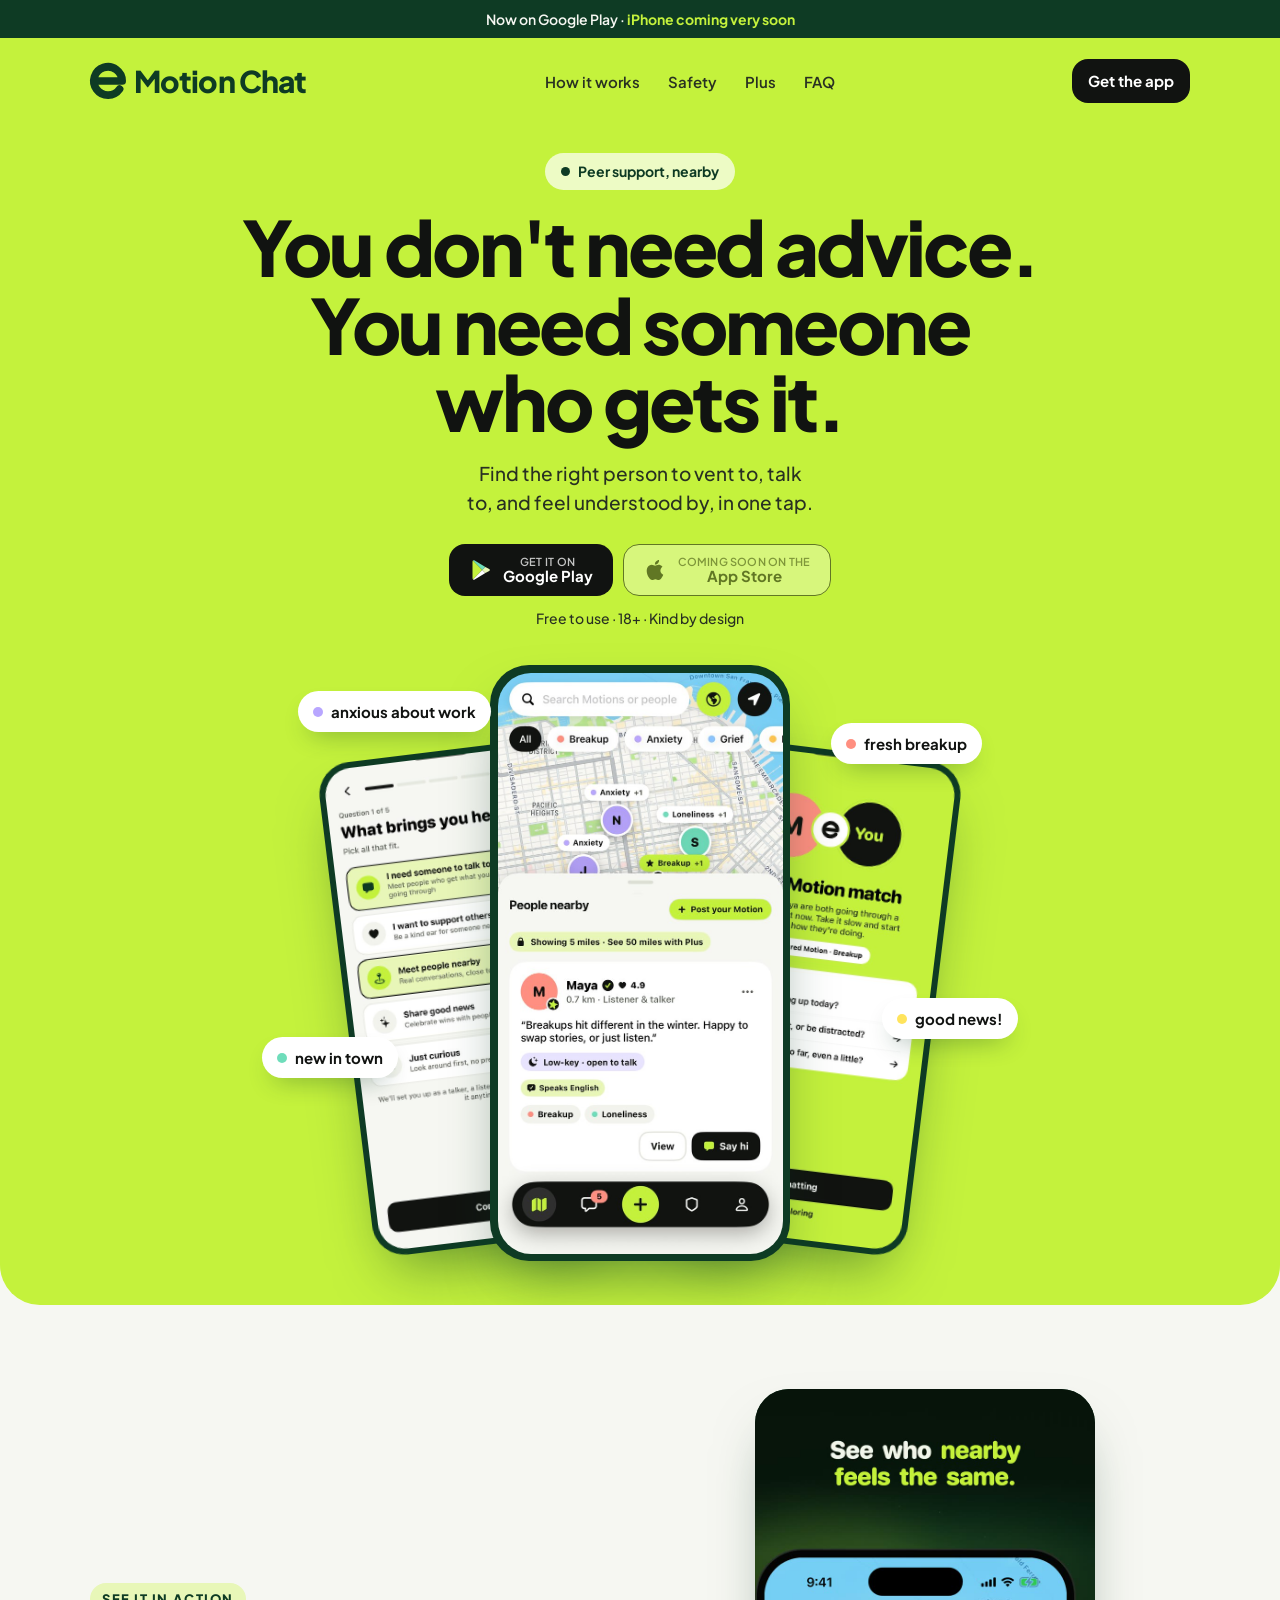
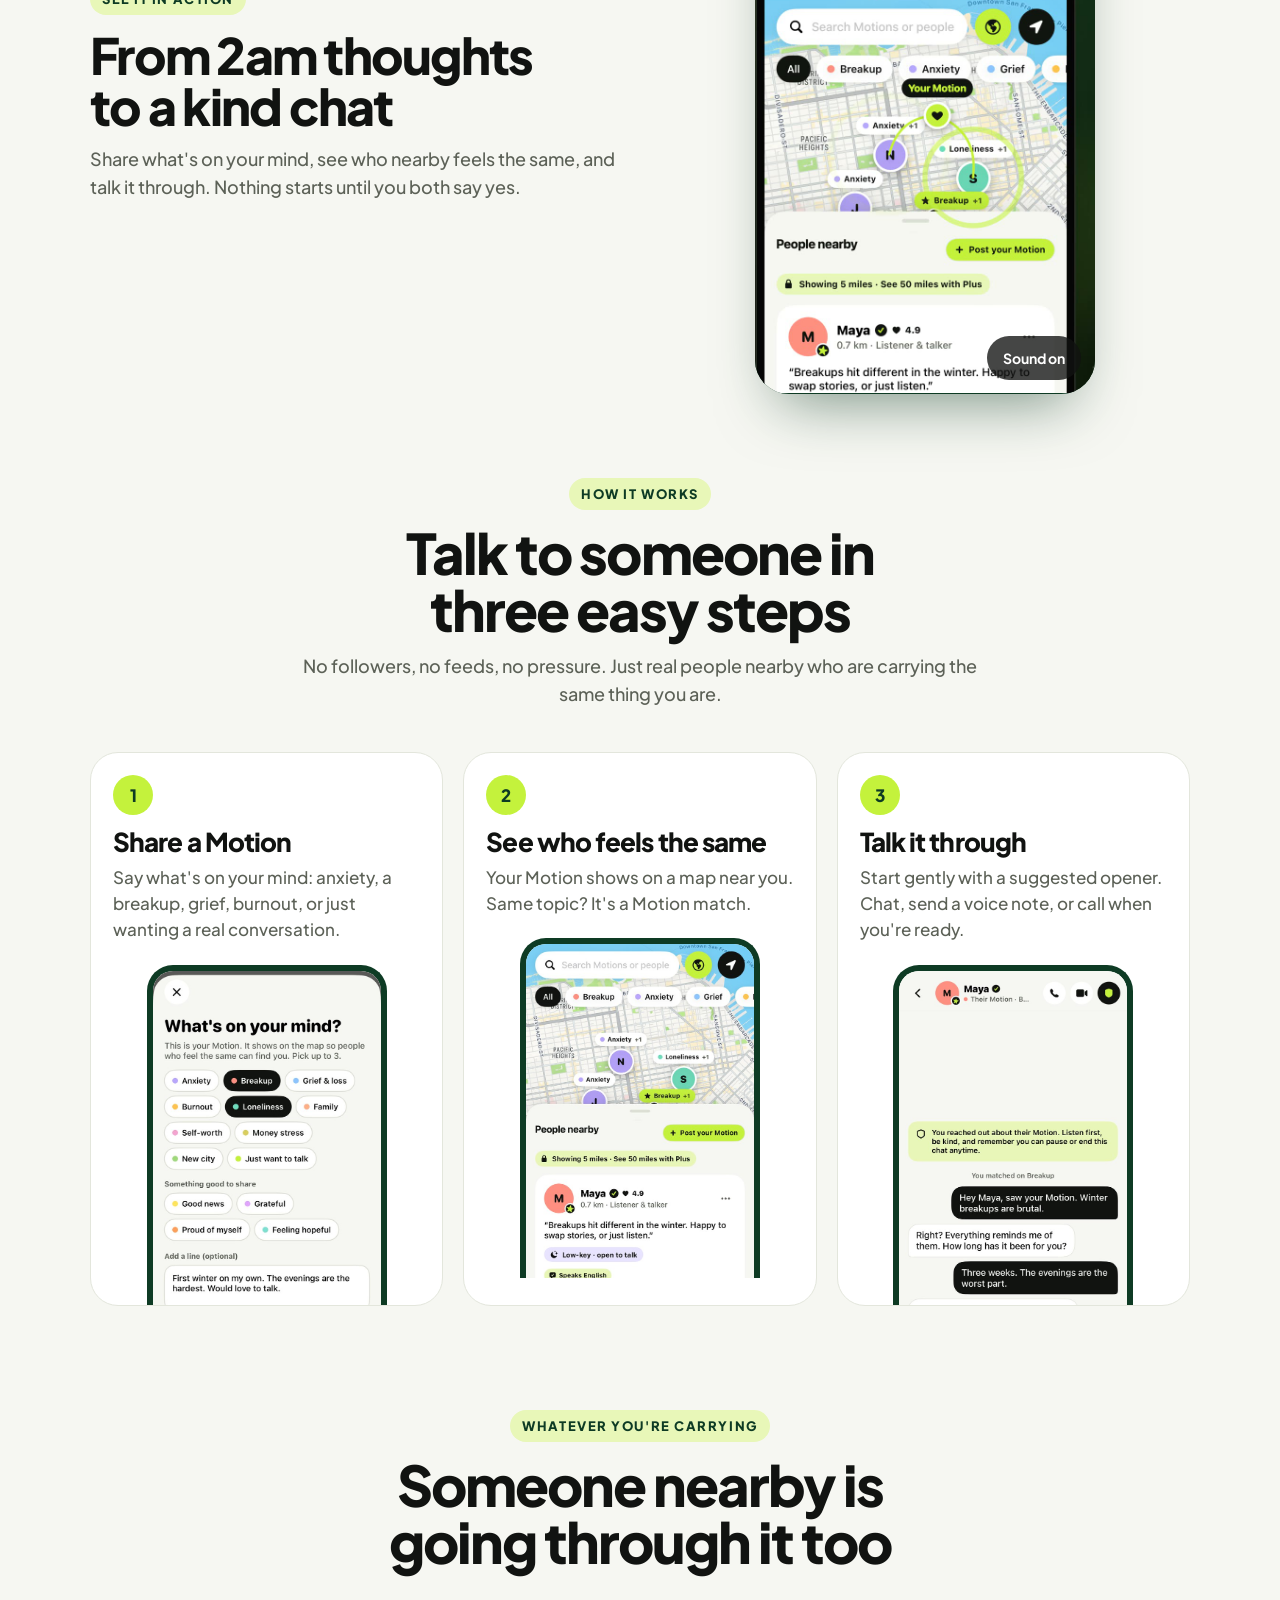
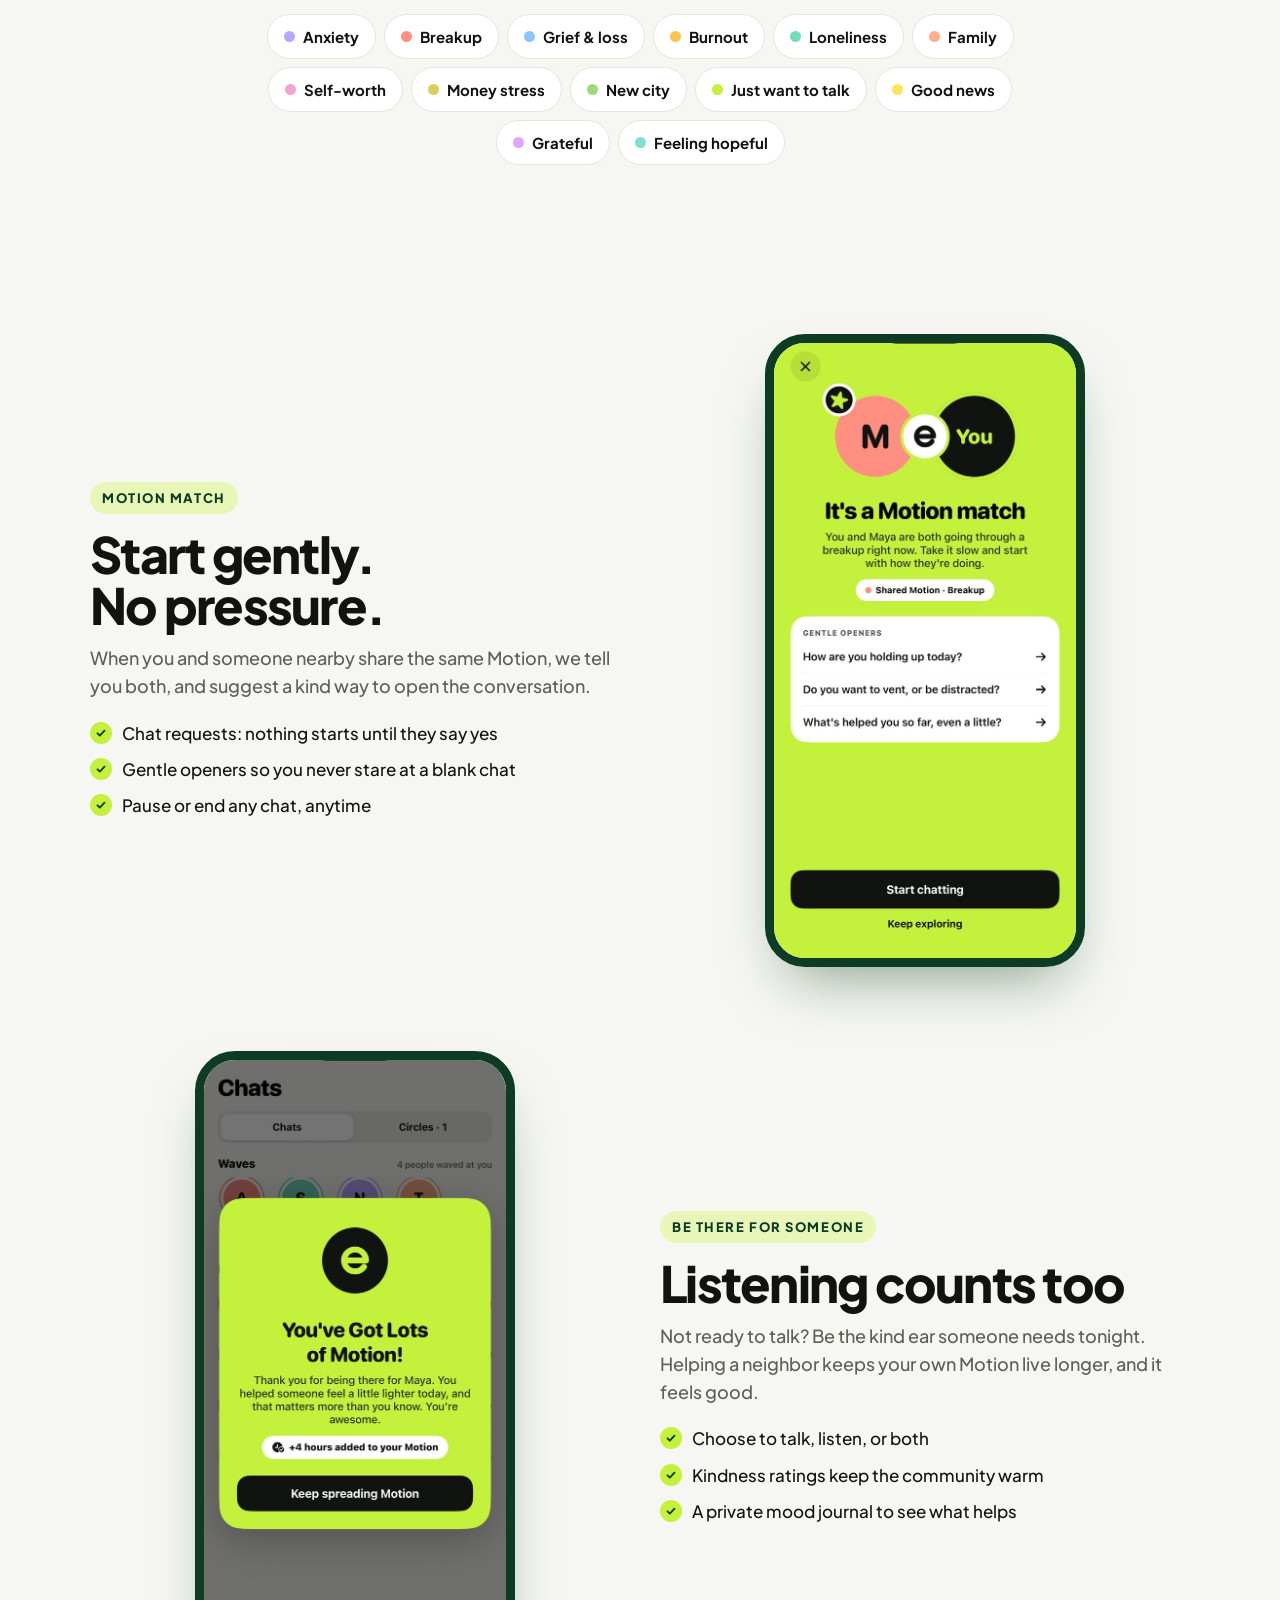
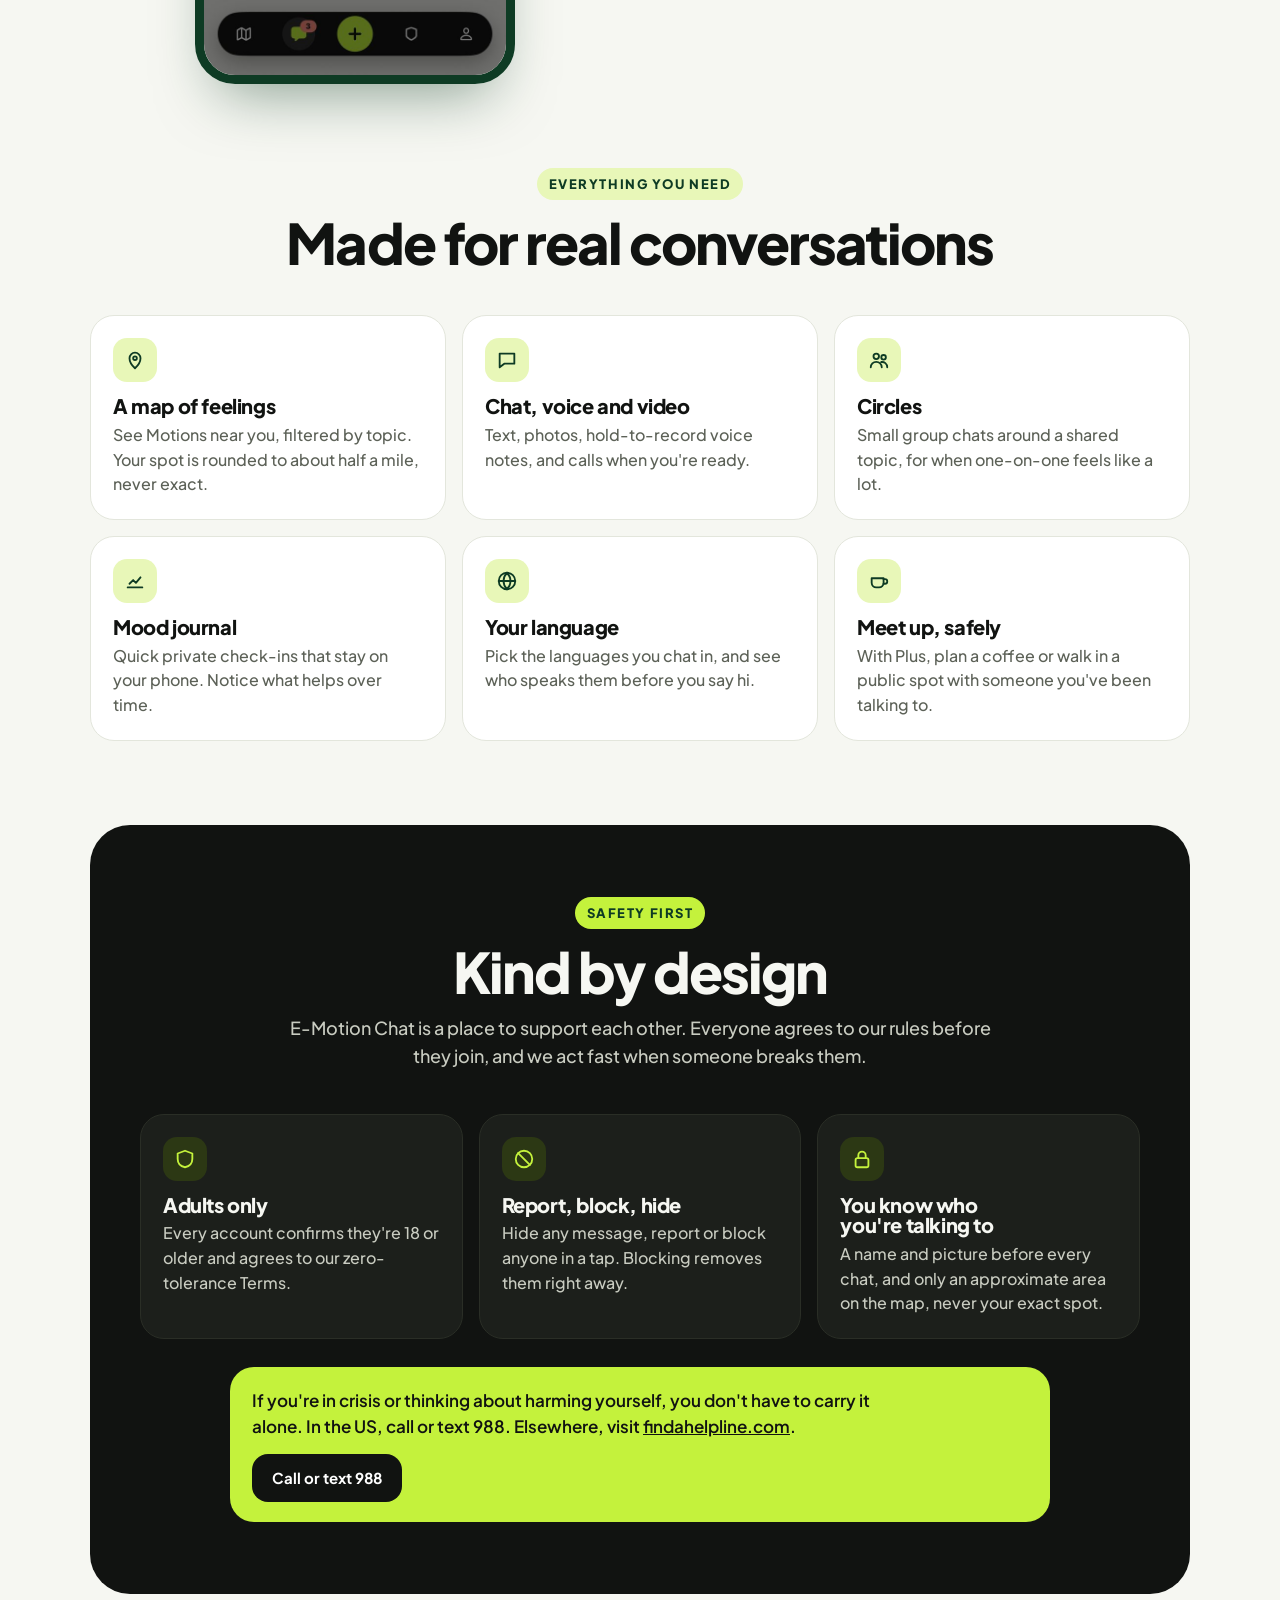
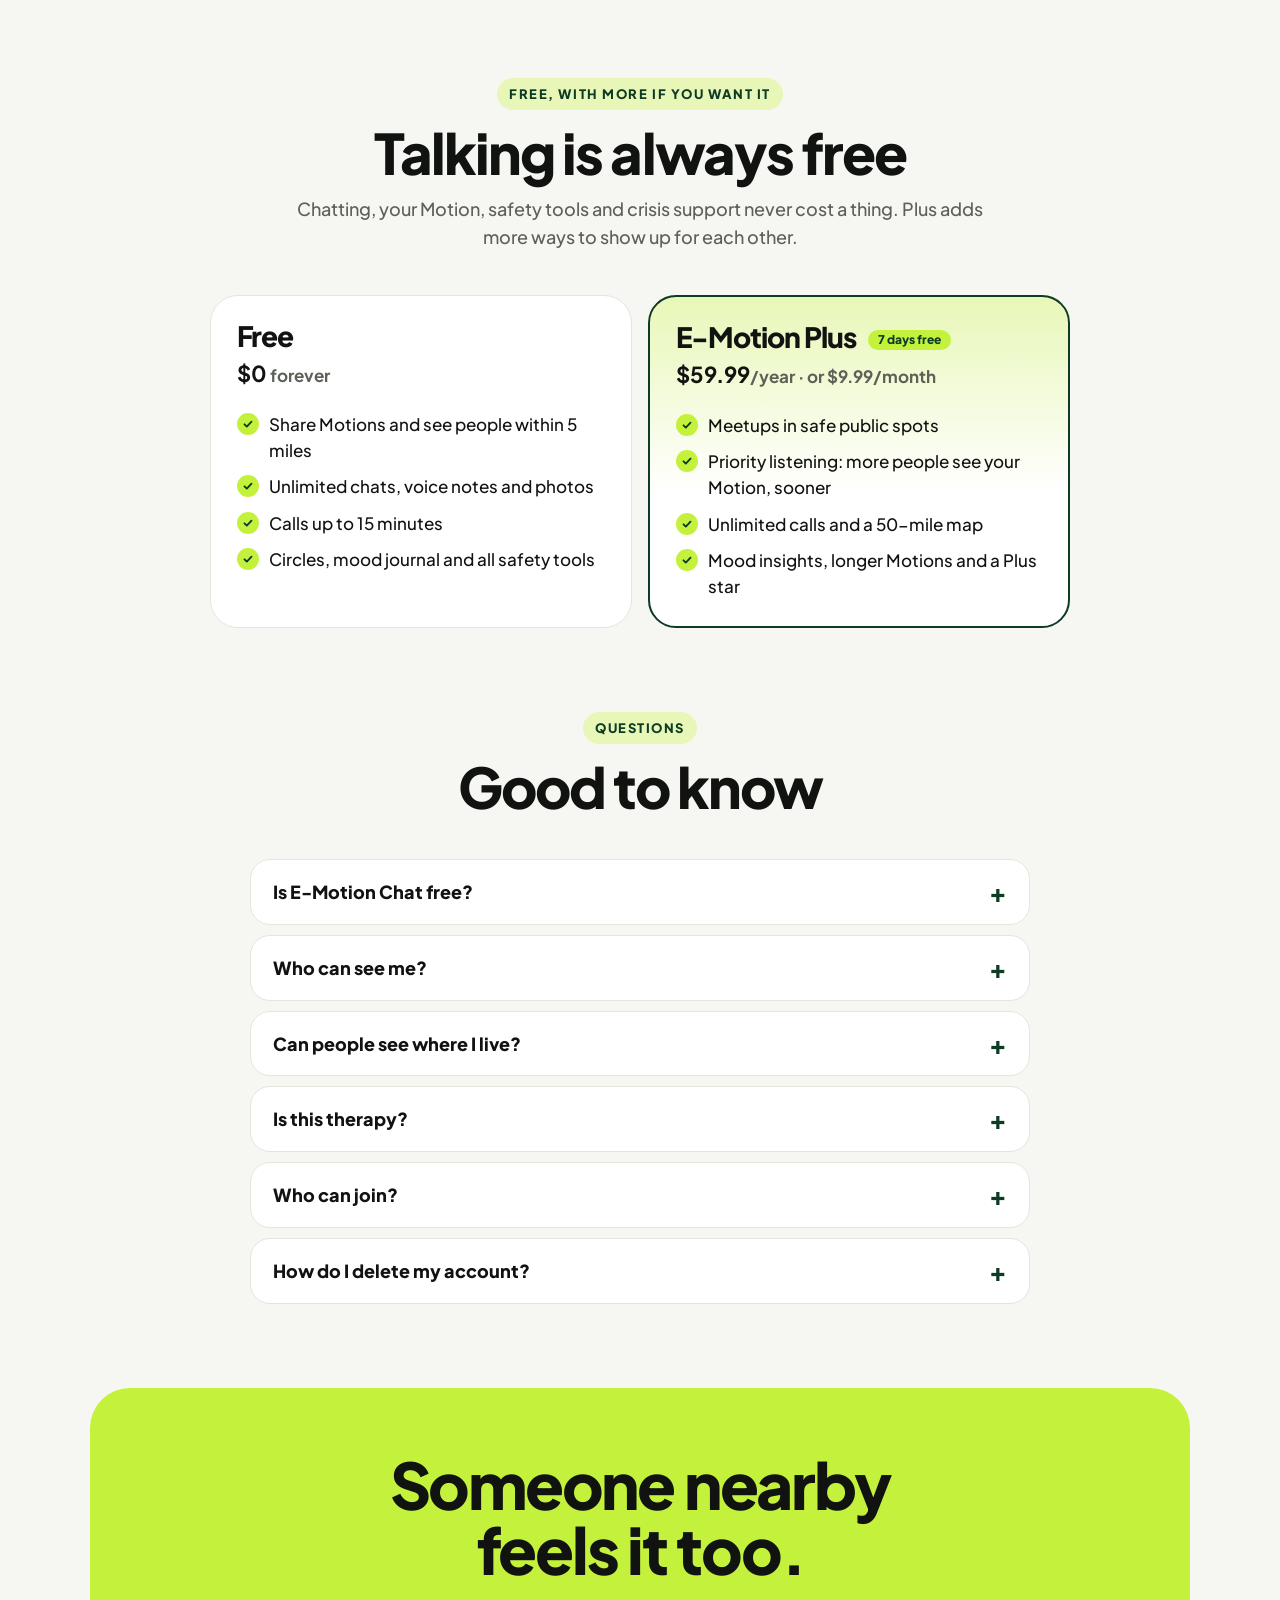
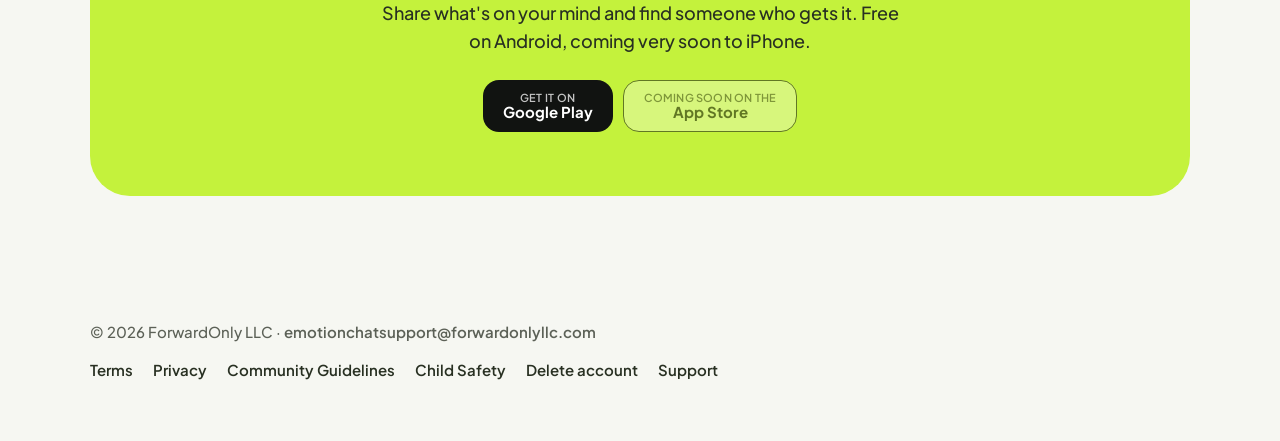
<file: index.html>
<!doctype html>
<html lang="en">
<head>
<meta charset="utf-8">
<meta name="viewport" content="width=device-width,initial-scale=1,viewport-fit=cover">
<title>E-Motion Chat – You need someone who gets it</title>
<meta name="description" content="You don't need advice. You need someone who gets it. Find the right person to vent to, talk to, and feel understood by, in one tap. Free on Android, coming soon to iPhone.">
<meta name="theme-color" content="#C4F23C">
<meta property="og:title" content="You don't need advice. You need someone who gets it.">
<meta property="og:description" content="Find the right person to vent to, talk to, and feel understood by, in one tap. E-Motion Chat: kind by design.">
<meta property="og:image" content="https://emotion.forwardonlyllc.com/assets/og.jpg">
<meta property="og:url" content="https://emotion.forwardonlyllc.com/">
<meta property="og:type" content="website">
<meta name="twitter:card" content="summary_large_image">
<link rel="canonical" href="https://emotion.forwardonlyllc.com/">
<script type="application/ld+json">
{"@context":"https://schema.org","@graph":[
 {"@type":"MobileApplication","name":"E-Motion Chat","url":"https://emotion.forwardonlyllc.com/",
  "description":"Share what's on your mind, see who nearby feels the same, and talk it through with someone who gets it. Peer support for adults 18+.",
  "applicationCategory":"SocialNetworkingApplication","operatingSystem":"Android",
  "installUrl":"https://play.google.com/store/apps/details?id=com.forwardonlyjhaye.emotionchat",
  "image":"https://emotion.forwardonlyllc.com/assets/og.jpg",
  "offers":{"@type":"Offer","price":"0","priceCurrency":"USD"},
  "publisher":{"@id":"https://emotion.forwardonlyllc.com/#org"}},
 {"@type":"Organization","@id":"https://emotion.forwardonlyllc.com/#org","name":"ForwardOnly LLC",
  "url":"https://emotion.forwardonlyllc.com/","email":"emotionchatsupport@forwardonlyllc.com"}
]}
</script>
<link rel="icon" href="favicon.svg" type="image/svg+xml">
<link rel="apple-touch-icon" href="assets/apple-touch-icon.png">
<link rel="preconnect" href="https://fonts.googleapis.com"><link rel="preconnect" href="https://fonts.gstatic.com" crossorigin>
<link href="https://fonts.googleapis.com/css2?family=Plus+Jakarta+Sans:wght@500;600;700;800&display=swap" rel="stylesheet">
<style>
:root{--lime:#C4F23C;--lime-soft:#E8F7B8;--night:#0E3B24;--ink:#111311;--ink2:#283022;--stone:#5C6157;--paper:#F6F7F2;--card:#fff;--line:#E3E6DC;
  --font:'Plus Jakarta Sans',system-ui,-apple-system,sans-serif}
*{box-sizing:border-box}
html{scroll-behavior:smooth}
body{margin:0;background:var(--paper);color:var(--ink);font:500 17px/1.55 var(--font);-webkit-font-smoothing:antialiased}
img{max-width:100%;display:block}
a{color:inherit}
.wrap{max-width:1140px;margin:0 auto;padding:0 20px}
h1,h2,h3{font-weight:800;letter-spacing:-.035em;line-height:1.02;margin:0;text-wrap:balance}
p{margin:0}

/* top */
.promo{background:var(--night);color:var(--paper);text-align:center;font:600 14px/1.3 var(--font);padding:10px 16px}
.promo b{color:var(--lime)}
header{display:flex;align-items:center;justify-content:space-between;gap:12px;padding:16px 0}
.brand{display:flex;align-items:center;gap:10px;text-decoration:none;font-weight:800;font-size:24px;letter-spacing:-.03em;color:var(--night)}
.brand .mark{width:30px;height:30px;flex:none;overflow:visible}
.brand .mark path{fill:none;stroke:var(--night);stroke-width:12;stroke-linecap:round;stroke-linejoin:round;stroke-dasharray:100;stroke-dashoffset:0}
.brand{gap:6px}
.brand .name{display:inline-block;overflow:hidden;padding:4px 2px}
.brand .name span{display:inline-block}
nav{display:none;gap:28px;font-weight:600;font-size:15px}
nav a{text-decoration:none;color:var(--ink2)}nav a:hover{color:var(--night)}
@media (min-width:860px){nav{display:flex}.brand{font-size:30px}.brand .mark{width:36px;height:36px}}

.btn{display:inline-flex;align-items:center;justify-content:center;gap:10px;min-height:52px;padding:0 20px;border-radius:16px;text-decoration:none;font-weight:700;font-size:15px;line-height:1.1}
.btn-dark{background:var(--ink);color:#fff}
.btn-dark:hover{background:#000}
.btn-ghost{background:rgba(255,255,255,.6);color:var(--ink);border:1.5px solid var(--ink)}
.btn small{display:block;font-weight:600;font-size:11px;opacity:.75;letter-spacing:.02em}
.btn svg{width:24px;height:24px;flex:none}
.stores{display:flex;flex-wrap:wrap;gap:10px;justify-content:center}
.btn[aria-disabled=true]{opacity:.55;cursor:default}

/* hero */
.hero{background:var(--lime);border-radius:0 0 40px 40px;overflow:hidden}
.hero-inner{text-align:center;padding:28px 0 0}
.tag{display:inline-flex;align-items:center;gap:8px;padding:8px 16px;border-radius:99px;background:rgba(255,255,255,.7);font-weight:700;font-size:14px;color:var(--night)}
.tag i{width:9px;height:9px;border-radius:50%;background:var(--night)}
.hero h1{font-size:clamp(38px,8vw,76px);margin:18px auto 0;max-width:16ch;color:var(--ink)}
.hero h1 span{display:block}
.hero .sub{text-wrap:balance}
.hero .sub{max-width:36ch;margin:18px auto 26px;color:var(--ink2);font-size:19px}
.hero .note{margin-top:12px;font-size:14px;color:var(--ink2)}
.stage{position:relative;height:clamp(420px,112vw,640px);margin:36px auto 0;max-width:900px}
.phone{position:absolute;left:50%;width:var(--w);border-radius:calc(var(--w)*.13);background:var(--night);padding:calc(var(--w)*.025);box-shadow:0 30px 60px -20px rgba(14,59,36,.55)}
.phone img{border-radius:calc(var(--w)*.11)}
.phone.c{--w:clamp(210px,48vw,300px);top:0;transform:translateX(-50%);z-index:3}
.phone.l,.phone.r{--w:clamp(170px,38vw,250px);top:13%;z-index:1}
.phone.l{transform:translateX(-118%) rotate(-7deg)}
.phone.r{transform:translateX(18%) rotate(7deg)}

/* sections */
section{padding:84px 0}
.kicker{display:inline-block;font-weight:800;font-size:13px;letter-spacing:.12em;text-transform:uppercase;color:var(--night);background:var(--lime-soft);padding:6px 12px;border-radius:99px}
.head{text-align:center;max-width:720px;margin:0 auto 44px}
.head h2{font-size:clamp(34px,6vw,56px);margin-top:14px}
.head p{margin-top:14px;color:var(--stone);font-size:18px}

.steps{display:grid;gap:20px;grid-template-columns:1fr}
@media (min-width:860px){.steps{grid-template-columns:repeat(3,minmax(0,1fr))}}
.step{background:var(--card);border:1px solid var(--line);border-radius:28px;padding:22px 22px 0;overflow:hidden;display:flex;flex-direction:column}
.step .n{width:40px;height:40px;border-radius:50%;background:var(--lime);color:var(--night);display:grid;place-items:center;font-weight:800}
.step h3{font-size:26px;margin-top:14px}
.step p{margin-top:8px;color:var(--stone)}
.step .shot{margin:22px auto 0;width:78%;border-radius:26px 26px 0 0;border:6px solid var(--night);border-bottom:0;overflow:hidden;max-height:340px}

.split{display:grid;gap:40px;align-items:center;grid-template-columns:1fr}
@media (min-width:860px){.split{grid-template-columns:1fr 1fr}.split.flip .text{order:2}}
.split .text h2{font-size:clamp(32px,5vw,50px);margin-top:14px}
.split .text p{margin-top:14px;color:var(--stone);font-size:18px}
.split .visual{display:flex;justify-content:center}
.ad-frame{position:relative;width:min(340px,86%);aspect-ratio:9/16;border-radius:34px;overflow:hidden;background:var(--night);box-shadow:0 30px 60px -24px rgba(14,59,36,.55)}
.ad-frame video{display:block;width:100%;height:100%;object-fit:cover}
.ad-frame .sound{position:absolute;right:14px;bottom:14px;min-height:44px;padding:0 16px;border:0;border-radius:99px;background:rgba(17,19,17,.78);color:#fff;font:700 14px/1 var(--font);cursor:pointer}
.ad-frame .sound[aria-pressed="true"]{background:var(--lime);color:var(--night)}
.split .visual .frame{width:min(320px,80%);border-radius:40px;border:9px solid var(--night);overflow:hidden;box-shadow:0 30px 60px -24px rgba(14,59,36,.5)}
ul.ticks{list-style:none;padding:0;margin:20px 0 0;display:grid;gap:10px}
ul.ticks li{display:flex;gap:10px;align-items:flex-start}
ul.ticks li::before{content:"";flex:none;width:22px;height:22px;margin-top:2px;border-radius:50%;background:var(--lime) url("data:image/svg+xml,%3Csvg xmlns='http://www.w3.org/2000/svg' viewBox='0 0 24 24' fill='none' stroke='%230E3B24' stroke-width='3.2' stroke-linecap='round' stroke-linejoin='round'%3E%3Cpath d='M6 12.5l4 4L18 8'/%3E%3C/svg%3E") center/14px no-repeat}

.topics{display:flex;flex-wrap:wrap;gap:8px;justify-content:center;max-width:820px;margin:0 auto}
.chip{display:inline-flex;align-items:center;gap:8px;padding:10px 16px;border-radius:99px;background:var(--card);border:1.5px solid var(--line);font-weight:700;font-size:15px}
.chip i{width:11px;height:11px;border-radius:50%}

.feat{display:grid;gap:16px;grid-template-columns:1fr}
@media (min-width:640px){.feat{grid-template-columns:repeat(2,minmax(0,1fr))}}
@media (min-width:980px){.feat{grid-template-columns:repeat(3,minmax(0,1fr))}}
.feat div{background:var(--card);border:1px solid var(--line);border-radius:24px;padding:22px}
.feat h3{font-size:20px;letter-spacing:-.02em}
.feat p{margin-top:6px;color:var(--stone);font-size:16px}
.feat .ic{width:44px;height:44px;border-radius:14px;background:var(--lime-soft);display:grid;place-items:center;margin-bottom:14px}
.feat .ic svg{width:22px;height:22px;stroke:var(--night)}

.safety{background:var(--ink);color:var(--paper);border-radius:40px}
.safety .kicker{background:var(--lime);color:var(--night)}
.safety .head p{color:#C9CCC1}
.safety .feat div{background:#1C1F1B;border-color:#2A2E26}
.safety .feat p{color:#C9CCC1}
.safety .feat .ic{background:#2C3814}
.safety .feat .ic svg{stroke:var(--lime)}
.crisis{margin:28px auto 0;max-width:820px;background:var(--lime);color:var(--ink);border-radius:24px;padding:20px 22px;display:flex;flex-wrap:wrap;gap:14px;align-items:center;justify-content:space-between}
.crisis p{max-width:52ch;font-weight:600}
.crisis a.btn{min-height:48px}

.plans{display:grid;gap:16px;grid-template-columns:1fr;max-width:860px;margin:0 auto}
@media (min-width:760px){.plans{grid-template-columns:1fr 1fr}}
.plan{background:var(--card);border:1.5px solid var(--line);border-radius:28px;padding:26px}
.plan.plus{border:2px solid var(--night);background:linear-gradient(180deg,var(--lime-soft),#fff 60%)}
.plan h3{font-size:28px}
.plan .price{margin-top:6px;font-weight:700;color:var(--stone)}
.plan .price b{color:var(--ink);font-size:22px}
.badge{display:inline-block;margin-left:8px;vertical-align:middle;font-size:12px;font-weight:800;background:var(--lime);color:var(--night);padding:4px 10px;border-radius:99px;letter-spacing:0}

.faq{max-width:780px;margin:0 auto;display:grid;gap:10px}
details{background:var(--card);border:1px solid var(--line);border-radius:20px;padding:18px 22px}
summary{cursor:pointer;font-weight:800;font-size:18px;list-style:none;display:flex;justify-content:space-between;gap:16px;align-items:center}
summary::-webkit-details-marker{display:none}
summary::after{content:"+";font-size:26px;line-height:1;color:var(--night);transition:transform .2s}
details[open] summary::after{transform:rotate(45deg)}
details p{margin-top:10px;color:var(--stone)}

.end{background:var(--lime);border-radius:40px;text-align:center;padding:64px 20px}
.end h2{font-size:clamp(36px,7vw,64px);max-width:14ch;margin:0 auto}
.end p{margin:16px auto 26px;max-width:40ch;color:var(--ink2);font-size:18px}

footer{padding:40px 0 60px;color:var(--stone);font-size:15px}
footer .row{display:flex;flex-wrap:wrap;gap:14px 26px;justify-content:space-between;align-items:center}
footer nav{display:flex;flex-wrap:wrap;gap:10px 20px}
footer a{text-decoration:none;font-weight:600}footer a:hover{color:var(--ink)}


/* floating Motion bubbles */
.bubble{position:absolute;z-index:4;display:inline-flex;align-items:center;gap:8px;padding:9px 15px;border-radius:99px;background:#fff;font-weight:700;font-size:clamp(12px,3.2vw,15px);white-space:nowrap;box-shadow:0 12px 26px -12px rgba(14,59,36,.45)}
.bubble i{width:10px;height:10px;border-radius:50%}
.bubble.b1{left:4%;top:4%}
.bubble.b2{right:3%;top:9%}
.bubble.b3{left:1%;top:58%}
.bubble.b4{right:2%;top:52%}
@media (min-width:760px){.bubble.b1{left:12%}.bubble.b2{right:12%}.bubble.b3{left:8%}.bubble.b4{right:8%}}

/* buttons */
.btn{transition:transform .18s ease,box-shadow .18s ease,background .18s ease}
.btn:not([aria-disabled=true]):hover{transform:translateY(-2px);box-shadow:0 12px 24px -12px rgba(14,59,36,.6)}
.btn:not([aria-disabled=true]):active{transform:translateY(0) scale(.97)}
.chip{transition:transform .18s ease}
.chip:hover{transform:translateY(-3px) rotate(-2deg)}
.step,.feat div,.plan{transition:transform .25s ease,box-shadow .25s ease}
.step:hover,.feat div:hover,.plan:hover{transform:translateY(-4px);box-shadow:0 18px 34px -22px rgba(14,59,36,.45)}

@media (prefers-reduced-motion:no-preference){
  /* logo: the e writes itself, then "Motion Chat" slides out from behind it */
  .brand .mark path{stroke-dashoffset:100;animation:write .9s cubic-bezier(.6,0,.3,1) .15s forwards}
  .brand .name span{transform:translateX(-110%);opacity:0;animation:flow .7s cubic-bezier(.2,.8,.2,1.05) .85s forwards}
  @keyframes write{to{stroke-dashoffset:0}}
  @keyframes flow{to{transform:none;opacity:1}}

  /* hero text and buttons arrive in turn */
  .hero-inner>.tag,.hero-inner>h1,.hero-inner>.sub,.hero-inner>.stores,.hero-inner>.note{opacity:0;animation:rise .7s cubic-bezier(.2,.8,.2,1) forwards}
  .hero-inner>.tag{animation-delay:.2s}.hero-inner>h1{animation-delay:.3s}.hero-inner>.sub{animation-delay:.45s}
  .hero-inner>.stores{animation-delay:.6s}.hero-inner>.note{animation-delay:.7s}
  @keyframes rise{from{opacity:0;transform:translateY(22px)}to{opacity:1;transform:none}}

  /* main button: a soft lime pulse every few seconds */
  .hero .stores .btn-dark{animation:pulse 3.2s ease-in-out 2s infinite}
  @keyframes pulse{0%,70%,100%{box-shadow:0 0 0 0 rgba(14,59,36,0)}80%{box-shadow:0 0 0 10px rgba(14,59,36,.18)}}

  /* phones rise in, then float */
  .phone{animation:phoneIn .9s cubic-bezier(.2,.8,.2,1) both,float 6s ease-in-out infinite}
  .phone.c{--t:translateX(-50%);animation-delay:.55s,1.45s}
  .phone.l{--t:translateX(-118%) rotate(-7deg);animation-delay:.75s,2.1s}
  .phone.r{--t:translateX(18%) rotate(7deg);animation-delay:.85s,1.8s}
  @keyframes phoneIn{from{opacity:0;transform:var(--t) translateY(80px)}to{opacity:1;transform:var(--t)}}
  @keyframes float{0%,100%{transform:var(--t) translateY(0)}50%{transform:var(--t) translateY(-12px)}}

  /* bubbles pop in, then drift */
  .bubble{opacity:0;animation:pop .55s cubic-bezier(.3,1.5,.5,1) forwards,drift 5s ease-in-out infinite}
  .bubble.b1{animation-delay:1.1s,1.65s}.bubble.b2{animation-delay:1.3s,2.2s}.bubble.b3{animation-delay:1.5s,1.9s}.bubble.b4{animation-delay:1.7s,2.6s}
  @keyframes pop{from{opacity:0;transform:scale(.4)}to{opacity:1;transform:none}}
  @keyframes drift{0%,100%{transform:translate(0,0)}33%{transform:translate(4px,-8px)}66%{transform:translate(-4px,-3px)}}

  /* topic bubbles pop in one by one when scrolled to */
  .topics .chip{opacity:0;transform:scale(.6)}
  .topics.in .chip{animation:pop .5s cubic-bezier(.3,1.5,.5,1) forwards}
  .topics.in .chip:hover{transform:translateY(-3px) rotate(-2deg)}

  /* screenshots in cards and frames float gently */
  .step .shot,.split .visual .frame{animation:float2 7s ease-in-out infinite}
  .step:nth-child(2) .shot{animation-delay:-2.3s}.step:nth-child(3) .shot{animation-delay:-4.6s}
  @keyframes float2{0%,100%{transform:translateY(0)}50%{transform:translateY(-8px)}}
}
@media (prefers-reduced-motion:no-preference){
  .reveal{opacity:0;transform:translateY(18px);transition:opacity .6s ease,transform .6s ease}
  .reveal.in{opacity:1;transform:none}
}
</style>
</head>
<body>

<div class="promo">Now on Google Play · <b>iPhone coming very soon</b></div>

<div class="hero">
  <div class="wrap">
    <header>
      <a class="brand" href="./" aria-label="E-Motion Chat home">
        <svg class="mark" viewBox="22 22 56 56" aria-hidden="true"><path pathLength="100" d="M28 50 H72 A22 22 0 1 0 68 62.6"/></svg>
        <span class="name"><span>Motion Chat</span></span>
      </a>
      <nav><a href="#how">How it works</a><a href="#safety">Safety</a><a href="#plus">Plus</a><a href="#faq">FAQ</a></nav>
      <a class="btn btn-dark" href="#download" style="min-height:44px;padding:0 16px">Get the app</a>
    </header>

    <div class="hero-inner">
      <span class="tag"><i></i>Peer support, nearby</span>
      <h1><span>You don't need advice.</span> <span>You need someone who gets it.</span></h1>
      <p class="sub">Find the right person to vent to, talk to, and feel understood by, in one tap.</p>
      <div class="stores" id="download">
        <a class="btn btn-dark" href="https://play.google.com/store/apps/details?id=com.forwardonlyjhaye.emotionchat">
          <svg viewBox="0 0 24 24" aria-hidden="true"><path fill="#C4F23C" d="M4 2.6c-.3.3-.5.8-.5 1.3v16.2c0 .5.2 1 .5 1.3l9.3-9.4z"/><path fill="#fff" d="M16.4 15.1l-3.1-3.1L4 21.4c.4.4 1 .4 1.7.1z"/><path fill="#6FDDBB" d="M16.4 8.9L5.7 2.5C5 2.1 4.4 2.2 4 2.6l9.3 9.4z"/><path fill="#E8F7B8" d="M20.2 11.1l-3.8-2.2-3.1 3.1 3.1 3.1 3.8-2.2c.9-.5.9-1.3 0-1.8z"/></svg>
          <span><small>GET IT ON</small>Google Play</span>
        </a>
        <!-- iPhone: swap to href="https://apps.apple.com/app/id6818756614" and remove aria-disabled once Apple approves. -->
        <a class="btn btn-ghost" aria-disabled="true" title="Coming very soon to the App Store">
          <svg viewBox="0 0 24 24" aria-hidden="true"><path fill="currentColor" d="M16.4 12.6c0-2.5 2-3.7 2.1-3.8-1.2-1.7-3-1.9-3.6-2-1.5-.2-3 .9-3.8.9s-2-.9-3.3-.9c-1.7 0-3.3 1-4.2 2.5-1.8 3.1-.5 7.7 1.3 10.2.9 1.2 1.9 2.6 3.2 2.6s1.8-.8 3.3-.8 2 .8 3.3.8c1.4 0 2.3-1.3 3.1-2.5 1-1.4 1.4-2.8 1.4-2.9 0 0-2.8-1.1-2.8-4.1zM14 5.2c.7-.8 1.2-2 1-3.2-1 0-2.3.7-3 1.5-.7.7-1.2 1.9-1.1 3.1 1.2.1 2.4-.6 3.1-1.4z"/></svg>
          <span><small>COMING SOON ON THE</small>App Store</span>
        </a>
      </div>
      <p class="note">Free to use · 18+ · Kind by design</p>

      <div class="stage" aria-hidden="true">
        <div class="phone l"><img src="assets/02-brings.jpg" alt=""></div>
        <div class="phone c"><img src="assets/03-map.jpg" alt=""></div>
        <div class="phone r"><img src="assets/05-match.jpg" alt=""></div>
        <span class="bubble b1"><i style="background:#B8A6FF"></i>anxious about work</span>
        <span class="bubble b2"><i style="background:#FF8F80"></i>fresh breakup</span>
        <span class="bubble b3"><i style="background:#6FDDBB"></i>new in town</span>
        <span class="bubble b4"><i style="background:#FFE45C"></i>good news!</span>
      </div>
    </div>
  </div>
</div>

<main>
<section id="watch" style="padding-bottom:0">
  <div class="wrap">
    <div class="split">
      <div class="text reveal">
        <span class="kicker">See it in action</span>
        <h2>From 2am thoughts to a kind chat</h2>
        <p>Share what's on your mind, see who nearby feels the same, and talk it through. Nothing starts until you both say yes.</p>
      </div>
      <div class="visual reveal">
        <div class="ad-frame">
          <video id="adVideo" autoplay muted loop playsinline preload="metadata" poster="assets/ad-poster.jpg" aria-label="A 16-second video showing E-Motion Chat: share a Motion, see who nearby feels the same, accept a chat request, and talk it through">
            <source src="assets/ad.mp4" type="video/mp4">
          </video>
          <button type="button" class="sound" id="adSound" aria-pressed="false">Sound on</button>
        </div>
      </div>
    </div>
  </div>
</section>

<section id="how">
  <div class="wrap">
    <div class="head reveal">
      <span class="kicker">How it works</span>
      <h2>Talk to someone in three easy steps</h2>
      <p>No followers, no feeds, no pressure. Just real people nearby who are carrying the same thing you are.</p>
    </div>
    <div class="steps">
      <div class="step reveal"><span class="n">1</span><h3>Share a Motion</h3><p>Say what's on your mind: anxiety, a breakup, grief, burnout, or just wanting a real conversation.</p><div class="shot"><img src="assets/04-share-motion.jpg" alt="Choosing topics for your Motion" loading="lazy"></div></div>
      <div class="step reveal"><span class="n">2</span><h3>See who feels the same</h3><p>Your Motion shows on a map near you. Same topic? It's a Motion match.</p><div class="shot"><img src="assets/03-map.jpg" alt="The map with people nearby" loading="lazy"></div></div>
      <div class="step reveal"><span class="n">3</span><h3>Talk it through</h3><p>Start gently with a suggested opener. Chat, send a voice note, or call when you're ready.</p><div class="shot"><img src="assets/06-chat.jpg" alt="A chat between two people" loading="lazy"></div></div>
    </div>
  </div>
</section>

<section style="padding-top:20px">
  <div class="wrap">
    <div class="head reveal">
      <span class="kicker">Whatever you're carrying</span>
      <h2>Someone nearby is going through it too</h2>
    </div>
    <div class="topics reveal">
      <span class="chip"><i style="background:#B8A6FF"></i>Anxiety</span>
      <span class="chip"><i style="background:#FF8F80"></i>Breakup</span>
      <span class="chip"><i style="background:#8CC4FF"></i>Grief &amp; loss</span>
      <span class="chip"><i style="background:#FFC24D"></i>Burnout</span>
      <span class="chip"><i style="background:#6FDDBB"></i>Loneliness</span>
      <span class="chip"><i style="background:#FFB088"></i>Family</span>
      <span class="chip"><i style="background:#F5A3D0"></i>Self-worth</span>
      <span class="chip"><i style="background:#D9CF5E"></i>Money stress</span>
      <span class="chip"><i style="background:#9ED97A"></i>New city</span>
      <span class="chip"><i style="background:#C4F23C"></i>Just want to talk</span>
      <span class="chip"><i style="background:#FFE45C"></i>Good news</span>
      <span class="chip"><i style="background:#E0A6FF"></i>Grateful</span>
      <span class="chip"><i style="background:#7EE0D0"></i>Feeling hopeful</span>
    </div>
  </div>
</section>

<section>
  <div class="wrap">
    <div class="split">
      <div class="text reveal">
        <span class="kicker">Motion match</span>
        <h2>Start gently. No pressure.</h2>
        <p>When you and someone nearby share the same Motion, we tell you both, and suggest a kind way to open the conversation.</p>
        <ul class="ticks">
          <li>Chat requests: nothing starts until they say yes</li>
          <li>Gentle openers so you never stare at a blank chat</li>
          <li>Pause or end any chat, anytime</li>
        </ul>
      </div>
      <div class="visual reveal"><div class="frame"><img src="assets/05-match.jpg" alt="It's a Motion match screen" loading="lazy"></div></div>
    </div>
  </div>
</section>

<section style="padding-top:0">
  <div class="wrap">
    <div class="split flip">
      <div class="text reveal">
        <span class="kicker">Be there for someone</span>
        <h2>Listening counts too</h2>
        <p>Not ready to talk? Be the kind ear someone needs tonight. Helping a neighbor keeps your own Motion live longer, and it feels good.</p>
        <ul class="ticks">
          <li>Choose to talk, listen, or both</li>
          <li>Kindness ratings keep the community warm</li>
          <li>A private mood journal to see what helps</li>
        </ul>
      </div>
      <div class="visual reveal"><div class="frame"><img src="assets/07-lots-of-motion.jpg" alt="You've got lots of Motion celebration" loading="lazy"></div></div>
    </div>
  </div>
</section>

<section style="padding-top:0">
  <div class="wrap">
    <div class="head reveal">
      <span class="kicker">Everything you need</span>
      <h2>Made for real conversations</h2>
    </div>
    <div class="feat">
      <div class="reveal"><span class="ic"><svg viewBox="0 0 24 24" fill="none" stroke-width="2" stroke-linecap="round" stroke-linejoin="round"><path d="M12 21s-6-5.6-6-11a6 6 0 0 1 12 0c0 5.4-6 11-6 11z"/><circle cx="12" cy="10" r="2"/></svg></span><h3>A map of feelings</h3><p>See Motions near you, filtered by topic. Your spot is rounded to about half a mile, never exact.</p></div>
      <div class="reveal"><span class="ic"><svg viewBox="0 0 24 24" fill="none" stroke-width="2" stroke-linecap="round" stroke-linejoin="round"><path d="M4 5h16v11H9l-5 4z"/></svg></span><h3>Chat, voice and video</h3><p>Text, photos, hold-to-record voice notes, and calls when you're ready.</p></div>
      <div class="reveal"><span class="ic"><svg viewBox="0 0 24 24" fill="none" stroke-width="2" stroke-linecap="round" stroke-linejoin="round"><circle cx="9" cy="8" r="3"/><circle cx="17" cy="9" r="2.5"/><path d="M3 20c0-3.3 2.7-6 6-6s6 2.7 6 6M14.5 14.2c3.2-.4 6.5 1.6 6.5 5.8"/></svg></span><h3>Circles</h3><p>Small group chats around a shared topic, for when one-on-one feels like a lot.</p></div>
      <div class="reveal"><span class="ic"><svg viewBox="0 0 24 24" fill="none" stroke-width="2" stroke-linecap="round" stroke-linejoin="round"><path d="M4 19h16M6 15l4-4 3 3 5-6"/></svg></span><h3>Mood journal</h3><p>Quick private check-ins that stay on your phone. Notice what helps over time.</p></div>
      <div class="reveal"><span class="ic"><svg viewBox="0 0 24 24" fill="none" stroke-width="2" stroke-linecap="round" stroke-linejoin="round"><circle cx="12" cy="12" r="9"/><path d="M3 12h18M12 3c2.5 2.6 3.8 5.6 3.8 9s-1.3 6.4-3.8 9c-2.5-2.6-3.8-5.6-3.8-9S9.5 5.6 12 3z"/></svg></span><h3>Your language</h3><p>Pick the languages you chat in, and see who speaks them before you say hi.</p></div>
      <div class="reveal"><span class="ic"><svg viewBox="0 0 24 24" fill="none" stroke-width="2" stroke-linecap="round" stroke-linejoin="round"><path d="M4 9h13v5a5 5 0 0 1-5 5H9a5 5 0 0 1-5-5z"/><path d="M17 10h1.5a2.5 2.5 0 0 1 0 5H17"/></svg></span><h3>Meet up, safely</h3><p>With Plus, plan a coffee or walk in a public spot with someone you've been talking to.</p></div>
    </div>
  </div>
</section>

<section id="safety" style="padding:0">
  <div class="wrap">
    <div class="safety" style="padding:72px 22px">
      <div class="head reveal">
        <span class="kicker">Safety first</span>
        <h2>Kind by design</h2>
        <p>E-Motion Chat is a place to support each other. Everyone agrees to our rules before they join, and we act fast when someone breaks them.</p>
      </div>
      <div class="feat" style="max-width:1000px;margin:0 auto">
        <div class="reveal"><span class="ic"><svg viewBox="0 0 24 24" fill="none" stroke-width="2" stroke-linecap="round" stroke-linejoin="round"><path d="M12 3l8 3v6c0 5-3.5 8-8 9-4.5-1-8-4-8-9V6z"/></svg></span><h3>Adults only</h3><p>Every account confirms they're 18 or older and agrees to our zero-tolerance Terms.</p></div>
        <div class="reveal"><span class="ic"><svg viewBox="0 0 24 24" fill="none" stroke-width="2" stroke-linecap="round" stroke-linejoin="round"><circle cx="12" cy="12" r="9"/><path d="M5.6 5.6l12.8 12.8"/></svg></span><h3>Report, block, hide</h3><p>Hide any message, report or block anyone in a tap. Blocking removes them right away.</p></div>
        <div class="reveal"><span class="ic"><svg viewBox="0 0 24 24" fill="none" stroke-width="2" stroke-linecap="round" stroke-linejoin="round"><rect x="5" y="11" width="14" height="10" rx="2"/><path d="M8 11V8a4 4 0 0 1 8 0v3"/></svg></span><h3>You know who you're talking to</h3><p>A name and picture before every chat, and only an approximate area on the map, never your exact spot.</p></div>
      </div>
      <div class="crisis reveal">
        <p>If you're in crisis or thinking about harming yourself, you don't have to carry it alone. In the US, call or text 988. Elsewhere, visit <a href="https://findahelpline.com">findahelpline.com</a>.</p>
        <a class="btn btn-dark" href="tel:988">Call or text 988</a>
      </div>
    </div>
  </div>
</section>

<section id="plus">
  <div class="wrap">
    <div class="head reveal">
      <span class="kicker">Free, with more if you want it</span>
      <h2>Talking is always free</h2>
      <p>Chatting, your Motion, safety tools and crisis support never cost a thing. Plus adds more ways to show up for each other.</p>
    </div>
    <div class="plans">
      <div class="plan reveal">
        <h3>Free</h3>
        <p class="price"><b>$0</b> forever</p>
        <ul class="ticks">
          <li>Share Motions and see people within 5 miles</li>
          <li>Unlimited chats, voice notes and photos</li>
          <li>Calls up to 15 minutes</li>
          <li>Circles, mood journal and all safety tools</li>
        </ul>
      </div>
      <div class="plan plus reveal">
        <h3>E-Motion Plus <span class="badge">7 days free</span></h3>
        <p class="price"><b>$59.99</b>/year · or $9.99/month</p>
        <ul class="ticks">
          <li>Meetups in safe public spots</li>
          <li>Priority listening: more people see your Motion, sooner</li>
          <li>Unlimited calls and a 50-mile map</li>
          <li>Mood insights, longer Motions and a Plus star</li>
        </ul>
      </div>
    </div>
  </div>
</section>

<section id="faq" style="padding-top:0">
  <div class="wrap">
    <div class="head reveal"><span class="kicker">Questions</span><h2>Good to know</h2></div>
    <div class="faq">
      <details class="reveal"><summary>Is E-Motion Chat free?</summary><p>Yes. Sharing a Motion, chatting, safety tools and crisis support are free. E-Motion Plus is optional and adds meetups, unlimited calls, a wider map and more, with a 7-day free trial on the yearly plan.</p></details>
      <details class="reveal"><summary>Who can see me?</summary><p>People you chat with see the name and picture you choose, so everyone knows who they're talking to. On the map you can show your initials instead of your picture, and your area is always approximate.</p></details>
      <details class="reveal"><summary>Can people see where I live?</summary><p>No. Your location is rounded to about half a mile on your phone and again on our servers, so nobody sees your exact spot.</p></details>
      <details class="reveal"><summary>Is this therapy?</summary><p>No. E-Motion Chat is peer support: kind people who've been through similar things. For ongoing support, a licensed therapist can help. If you're in crisis, call or text 988 in the US.</p></details>
      <details class="reveal"><summary>Who can join?</summary><p>Adults 18 and older who agree to our Terms and Community Guidelines. There's zero tolerance for abuse, and accounts that break the rules are removed.</p></details>
      <details class="reveal"><summary>How do I delete my account?</summary><p>In the app, go to Me › Account › Delete account. You can also <a href="delete-account.html">request deletion here</a>.</p></details>
    </div>
  </div>
</section>

<section style="padding-top:0">
  <div class="wrap">
    <div class="end reveal">
      <h2>Someone nearby feels it too.</h2>
      <p>Share what's on your mind and find someone who gets it. Free on Android, coming very soon to iPhone.</p>
      <div class="stores">
        <a class="btn btn-dark" href="https://play.google.com/store/apps/details?id=com.forwardonlyjhaye.emotionchat"><span><small>GET IT ON</small>Google Play</span></a>
        <a class="btn btn-ghost" aria-disabled="true"><span><small>COMING SOON ON THE</small>App Store</span></a>
      </div>
    </div>
  </div>
</section>
</main>

<footer>
  <div class="wrap row">
    <div>© 2026 ForwardOnly LLC · <a href="mailto:emotionchatsupport@forwardonlyllc.com">emotionchatsupport@forwardonlyllc.com</a></div>
    <nav aria-label="Legal"><a href="terms.html">Terms</a><a href="privacy.html">Privacy</a><a href="guidelines.html">Community Guidelines</a><a href="child-safety.html">Child Safety</a><a href="delete-account.html">Delete account</a><a href="support.html">Support</a></nav>
  </div>
</footer>

<script>
(function(){
  var els=document.querySelectorAll('.reveal');
  if(!('IntersectionObserver' in window)){els.forEach(function(e){e.classList.add('in')});return;}
  var io=new IntersectionObserver(function(es){es.forEach(function(e){if(e.isIntersecting){e.target.classList.add('in');io.unobserve(e.target);}})},{rootMargin:'0px 0px -8% 0px'});
  els.forEach(function(e){io.observe(e)});
  document.querySelectorAll('.topics .chip').forEach(function(c,i){c.style.animationDelay=(i*0.06)+'s'});
})();
(function(){
  var v=document.getElementById('adVideo'), b=document.getElementById('adSound');
  if(!v||!b) return;
  // People who ask for less motion get a still frame they can start themselves.
  if(window.matchMedia&&matchMedia('(prefers-reduced-motion: reduce)').matches){v.removeAttribute('autoplay');v.pause();v.controls=true;}
  b.addEventListener('click',function(){
    var on=v.muted; v.muted=!on;
    if(on){v.currentTime=0;v.play();}
    b.setAttribute('aria-pressed',on?'true':'false'); b.textContent=on?'Sound off':'Sound on';
  });
})();
</script>
</body>
</html>
</file>
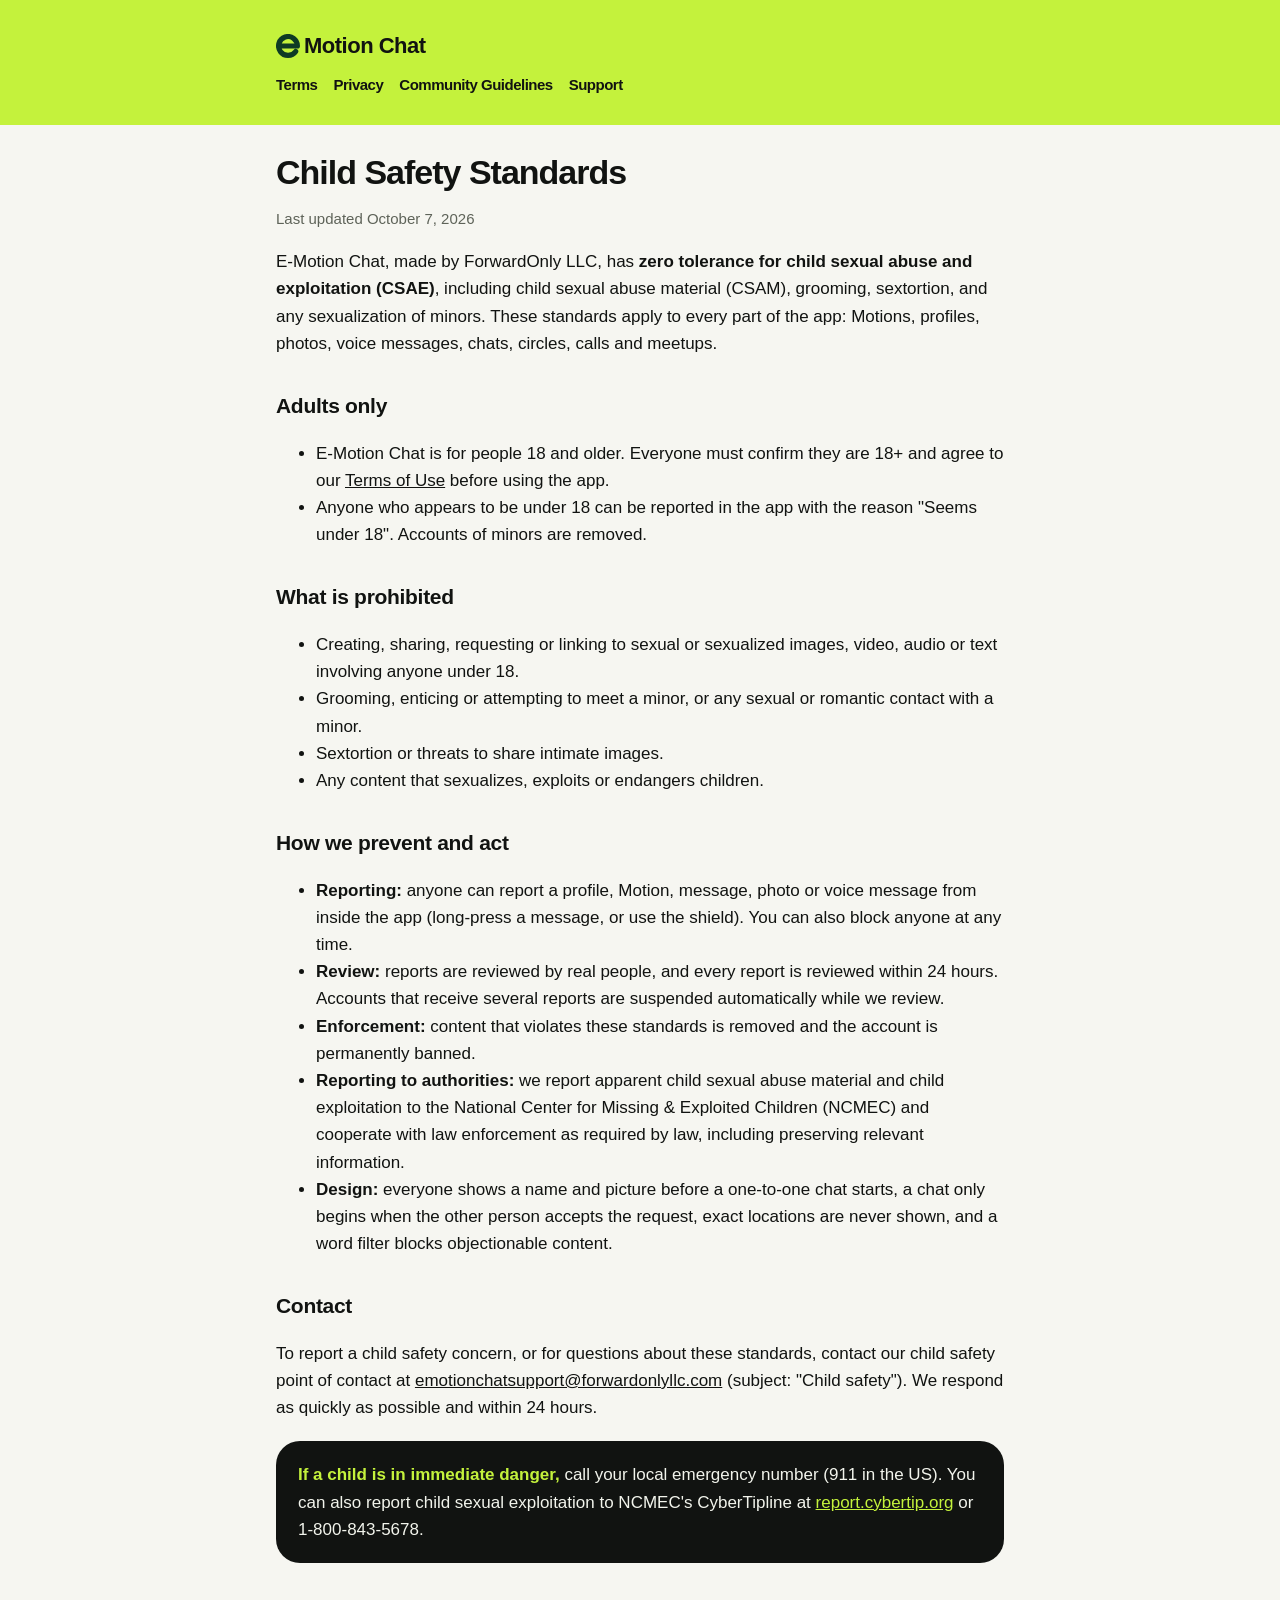
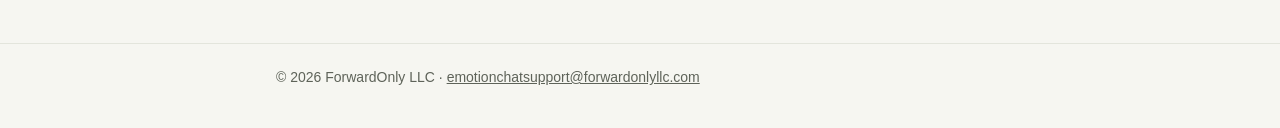
<file: child-safety.html>
<!doctype html>
<html lang="en">
<head>
<meta charset="utf-8">
<meta name="viewport" content="width=device-width, initial-scale=1">
<title>Child Safety Standards · E-Motion Chat</title>
<meta name="description" content="E-Motion Chat's standards against child sexual abuse and exploitation, and how to report a concern.">
<link rel="canonical" href="https://emotion.forwardonlyllc.com/child-safety.html">
<link rel="stylesheet" href="style.css">
<link rel="icon" href="favicon.svg" type="image/svg+xml">
</head>
<body>
<header><div class="wrap">
<div><a href="./"><svg class="logo" viewBox="22 22 56 56" role="img" aria-label="E"><path d="M28 50 H72 A22 22 0 1 0 68 62.6" fill="none" stroke="#0E3B24" stroke-width="12" stroke-linecap="round" stroke-linejoin="round"/></svg>Motion Chat</a>
<nav><a href="terms.html">Terms</a><a href="privacy.html">Privacy</a><a href="guidelines.html">Community Guidelines</a><a href="support.html">Support</a></nav></div>
</div></header>
<main><div class="wrap">

<h1>Child Safety Standards</h1>
<p class="muted">Last updated October 7, 2026</p>
<p>E-Motion Chat, made by ForwardOnly LLC, has <strong>zero tolerance for child sexual abuse and exploitation (CSAE)</strong>, including child sexual abuse material (CSAM), grooming, sextortion, and any sexualization of minors. These standards apply to every part of the app: Motions, profiles, photos, voice messages, chats, circles, calls and meetups.</p>

<h2>Adults only</h2>
<ul>
<li>E-Motion Chat is for people 18 and older. Everyone must confirm they are 18+ and agree to our <a href="terms.html">Terms of Use</a> before using the app.</li>
<li>Anyone who appears to be under 18 can be reported in the app with the reason "Seems under 18". Accounts of minors are removed.</li>
</ul>

<h2>What is prohibited</h2>
<ul>
<li>Creating, sharing, requesting or linking to sexual or sexualized images, video, audio or text involving anyone under 18.</li>
<li>Grooming, enticing or attempting to meet a minor, or any sexual or romantic contact with a minor.</li>
<li>Sextortion or threats to share intimate images.</li>
<li>Any content that sexualizes, exploits or endangers children.</li>
</ul>

<h2>How we prevent and act</h2>
<ul>
<li><strong>Reporting:</strong> anyone can report a profile, Motion, message, photo or voice message from inside the app (long-press a message, or use the shield). You can also block anyone at any time.</li>
<li><strong>Review:</strong> reports are reviewed by real people, and every report is reviewed within 24 hours. Accounts that receive several reports are suspended automatically while we review.</li>
<li><strong>Enforcement:</strong> content that violates these standards is removed and the account is permanently banned.</li>
<li><strong>Reporting to authorities:</strong> we report apparent child sexual abuse material and child exploitation to the National Center for Missing &amp; Exploited Children (NCMEC) and cooperate with law enforcement as required by law, including preserving relevant information.</li>
<li><strong>Design:</strong> everyone shows a name and picture before a one-to-one chat starts, a chat only begins when the other person accepts the request, exact locations are never shown, and a word filter blocks objectionable content.</li>
</ul>

<h2>Contact</h2>
<p>To report a child safety concern, or for questions about these standards, contact our child safety point of contact at <a href="mailto:emotionchatsupport@forwardonlyllc.com?subject=Child%20safety">emotionchatsupport@forwardonlyllc.com</a> (subject: "Child safety"). We respond as quickly as possible and within 24 hours.</p>
<div class="crisis"><strong>If a child is in immediate danger,</strong> call your local emergency number (911 in the US). You can also report child sexual exploitation to NCMEC's CyberTipline at <a href="https://report.cybertip.org">report.cybertip.org</a> or 1-800-843-5678.</div>

</div></main>
<footer><div class="wrap">© 2026 ForwardOnly LLC · <a href="mailto:emotionchatsupport@forwardonlyllc.com">emotionchatsupport@forwardonlyllc.com</a></div></footer>
</body>
</html>
</file>
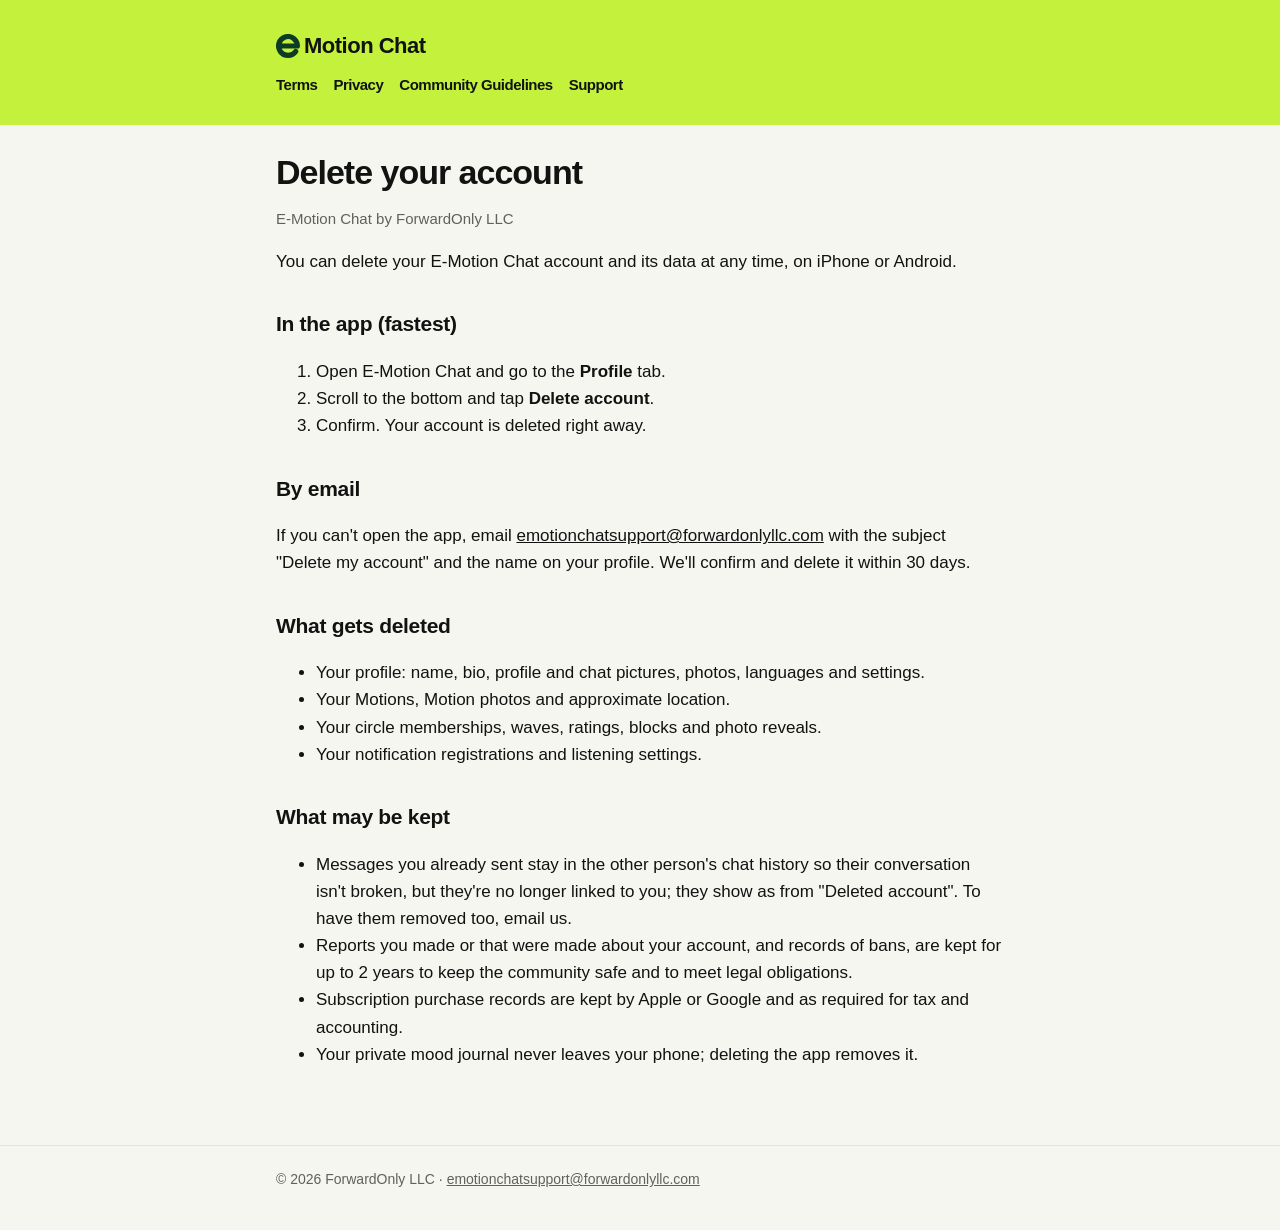
<file: delete-account.html>
<!doctype html>
<html lang="en">
<head>
<meta charset="utf-8">
<meta name="viewport" content="width=device-width, initial-scale=1">
<title>Delete Your Account · E-Motion Chat</title>
<meta name="description" content="How to delete your E-Motion Chat account from the app or by email, and what data is erased or kept.">
<link rel="canonical" href="https://emotion.forwardonlyllc.com/delete-account.html">
<link rel="stylesheet" href="style.css">
<link rel="icon" href="favicon.svg" type="image/svg+xml">
</head>
<body>
<header><div class="wrap">
<div><a href="./"><svg class="logo" viewBox="22 22 56 56" role="img" aria-label="E"><path d="M28 50 H72 A22 22 0 1 0 68 62.6" fill="none" stroke="#0E3B24" stroke-width="12" stroke-linecap="round" stroke-linejoin="round"/></svg>Motion Chat</a>
<nav><a href="terms.html">Terms</a><a href="privacy.html">Privacy</a><a href="guidelines.html">Community Guidelines</a><a href="support.html">Support</a></nav></div>
</div></header>
<main><div class="wrap">

<h1>Delete your account</h1>
<p class="muted">E-Motion Chat by ForwardOnly LLC</p>
<p>You can delete your E-Motion Chat account and its data at any time, on iPhone or Android.</p>

<h2>In the app (fastest)</h2>
<ol>
<li>Open E-Motion Chat and go to the <strong>Profile</strong> tab.</li>
<li>Scroll to the bottom and tap <strong>Delete account</strong>.</li>
<li>Confirm. Your account is deleted right away.</li>
</ol>

<h2>By email</h2>
<p>If you can't open the app, email <a href="mailto:emotionchatsupport@forwardonlyllc.com?subject=Delete%20my%20account">emotionchatsupport@forwardonlyllc.com</a> with the subject "Delete my account" and the name on your profile. We'll confirm and delete it within 30 days.</p>

<h2>What gets deleted</h2>
<ul>
<li>Your profile: name, bio, profile and chat pictures, photos, languages and settings.</li>
<li>Your Motions, Motion photos and approximate location.</li>
<li>Your circle memberships, waves, ratings, blocks and photo reveals.</li>
<li>Your notification registrations and listening settings.</li>
</ul>

<h2>What may be kept</h2>
<ul>
<li>Messages you already sent stay in the other person's chat history so their conversation isn't broken, but they're no longer linked to you; they show as from "Deleted account". To have them removed too, email us.</li>
<li>Reports you made or that were made about your account, and records of bans, are kept for up to 2 years to keep the community safe and to meet legal obligations.</li>
<li>Subscription purchase records are kept by Apple or Google and as required for tax and accounting.</li>
<li>Your private mood journal never leaves your phone; deleting the app removes it.</li>
</ul>

</div></main>
<footer><div class="wrap">© 2026 ForwardOnly LLC · <a href="mailto:emotionchatsupport@forwardonlyllc.com">emotionchatsupport@forwardonlyllc.com</a></div></footer>
</body>
</html>
</file>
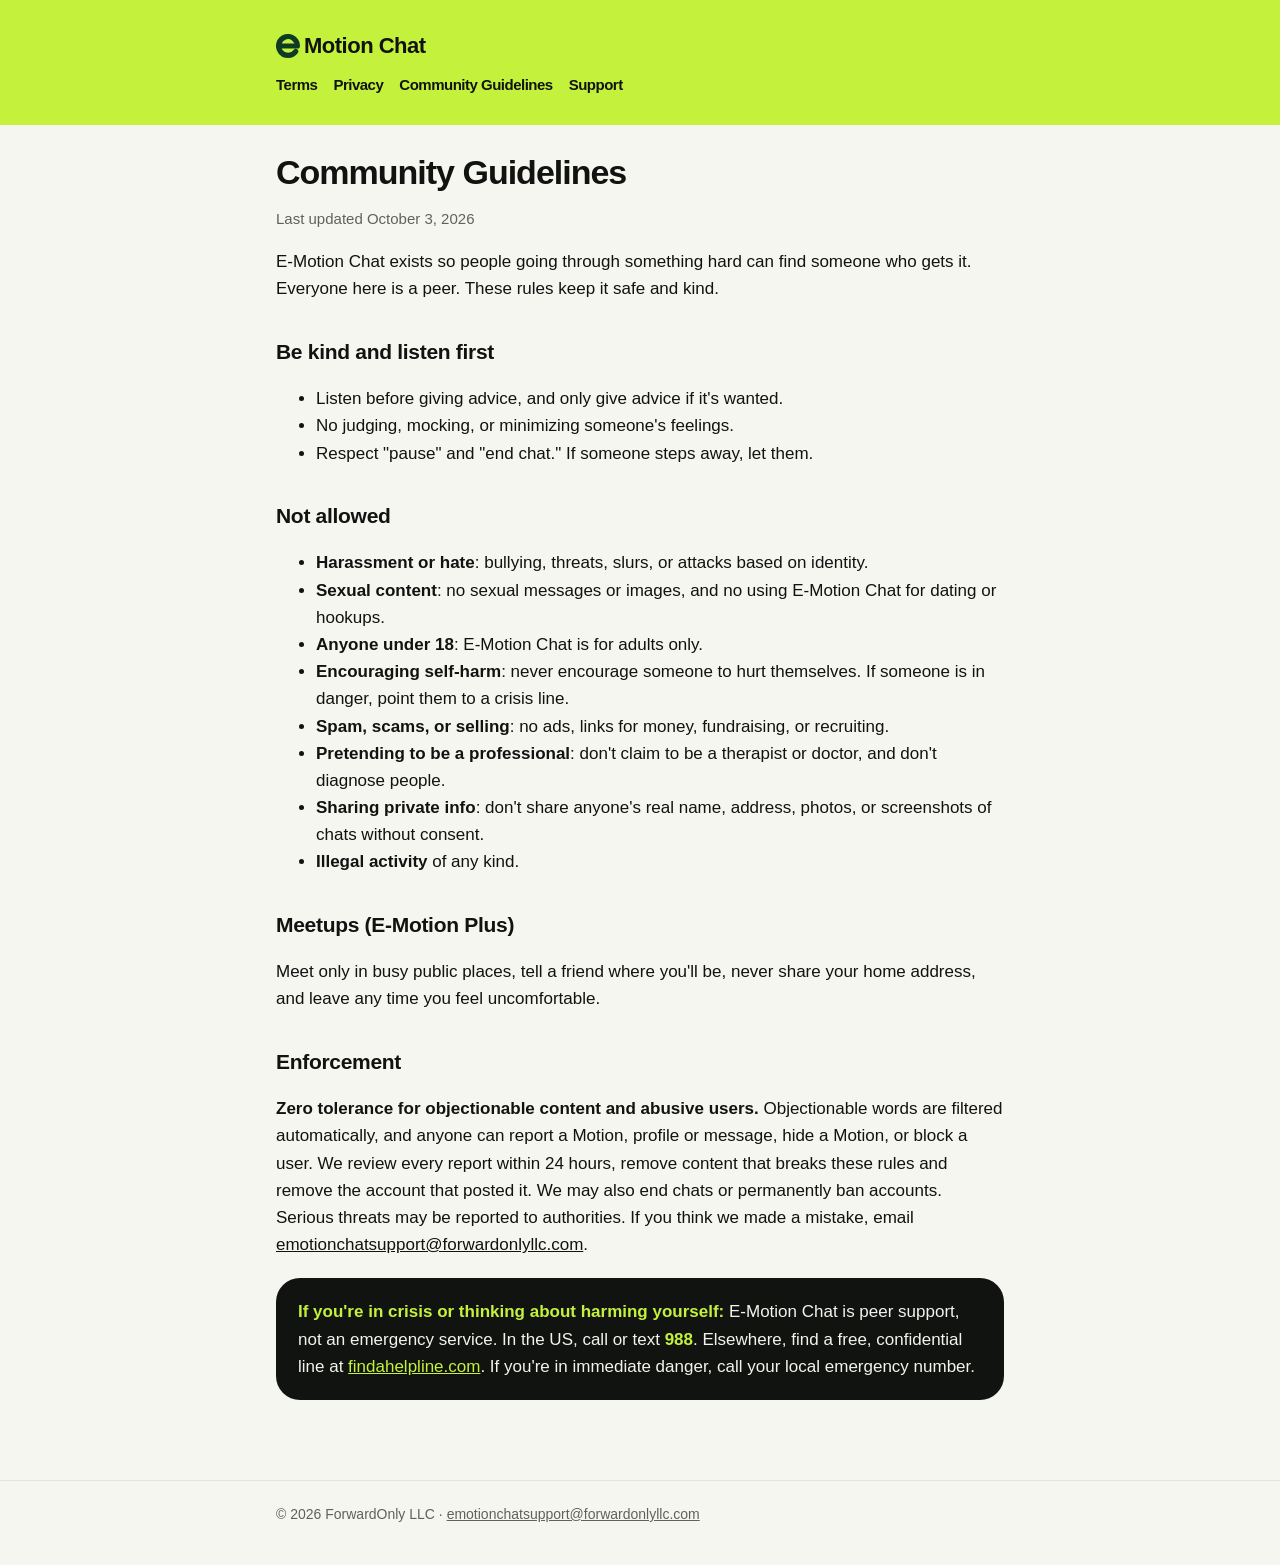
<file: guidelines.html>
<!doctype html>
<html lang="en">
<head>
<meta charset="utf-8">
<meta name="viewport" content="width=device-width, initial-scale=1">
<title>Community Guidelines · E-Motion Chat</title>
<meta name="description" content="How we keep E-Motion Chat kind and safe: what's welcome, what isn't, and how reporting and blocking work.">
<link rel="canonical" href="https://emotion.forwardonlyllc.com/guidelines.html">
<link rel="stylesheet" href="style.css">
<link rel="icon" href="favicon.svg" type="image/svg+xml">
</head>
<body>
<header><div class="wrap">
<div><a href="./"><svg class="logo" viewBox="22 22 56 56" role="img" aria-label="E"><path d="M28 50 H72 A22 22 0 1 0 68 62.6" fill="none" stroke="#0E3B24" stroke-width="12" stroke-linecap="round" stroke-linejoin="round"/></svg>Motion Chat</a>
<nav><a href="terms.html">Terms</a><a href="privacy.html">Privacy</a><a href="guidelines.html">Community Guidelines</a><a href="support.html">Support</a></nav></div>
</div></header>
<main><div class="wrap">

<h1>Community Guidelines</h1>
<p class="muted">Last updated October 3, 2026</p>
<p>E-Motion Chat exists so people going through something hard can find someone who gets it. Everyone here is a peer. These rules keep it safe and kind.</p>
<h2>Be kind and listen first</h2>
<ul><li>Listen before giving advice, and only give advice if it's wanted.</li><li>No judging, mocking, or minimizing someone's feelings.</li><li>Respect "pause" and "end chat." If someone steps away, let them.</li></ul>
<h2>Not allowed</h2>
<ul>
<li><strong>Harassment or hate</strong>: bullying, threats, slurs, or attacks based on identity.</li>
<li><strong>Sexual content</strong>: no sexual messages or images, and no using E-Motion Chat for dating or hookups.</li>
<li><strong>Anyone under 18</strong>: E-Motion Chat is for adults only.</li>
<li><strong>Encouraging self-harm</strong>: never encourage someone to hurt themselves. If someone is in danger, point them to a crisis line.</li>
<li><strong>Spam, scams, or selling</strong>: no ads, links for money, fundraising, or recruiting.</li>
<li><strong>Pretending to be a professional</strong>: don't claim to be a therapist or doctor, and don't diagnose people.</li>
<li><strong>Sharing private info</strong>: don't share anyone's real name, address, photos, or screenshots of chats without consent.</li>
<li><strong>Illegal activity</strong> of any kind.</li>
</ul>
<h2>Meetups (E-Motion Plus)</h2>
<p>Meet only in busy public places, tell a friend where you'll be, never share your home address, and leave any time you feel uncomfortable.</p>
<h2>Enforcement</h2>
<p><strong>Zero tolerance for objectionable content and abusive users.</strong> Objectionable words are filtered automatically, and anyone can report a Motion, profile or message, hide a Motion, or block a user. We review every report within 24 hours, remove content that breaks these rules and remove the account that posted it. We may also end chats or permanently ban accounts. Serious threats may be reported to authorities. If you think we made a mistake, email <a href="mailto:emotionchatsupport@forwardonlyllc.com">emotionchatsupport@forwardonlyllc.com</a>.</p>
<div class="crisis"><strong>If you're in crisis or thinking about harming yourself:</strong> E-Motion Chat is peer support, not an emergency service. In the US, call or text <strong>988</strong>. Elsewhere, find a free, confidential line at <a href="https://findahelpline.com">findahelpline.com</a>. If you're in immediate danger, call your local emergency number.</div>

</div></main>
<footer><div class="wrap">© 2026 ForwardOnly LLC · <a href="mailto:emotionchatsupport@forwardonlyllc.com">emotionchatsupport@forwardonlyllc.com</a></div></footer>
</body>
</html>
</file>
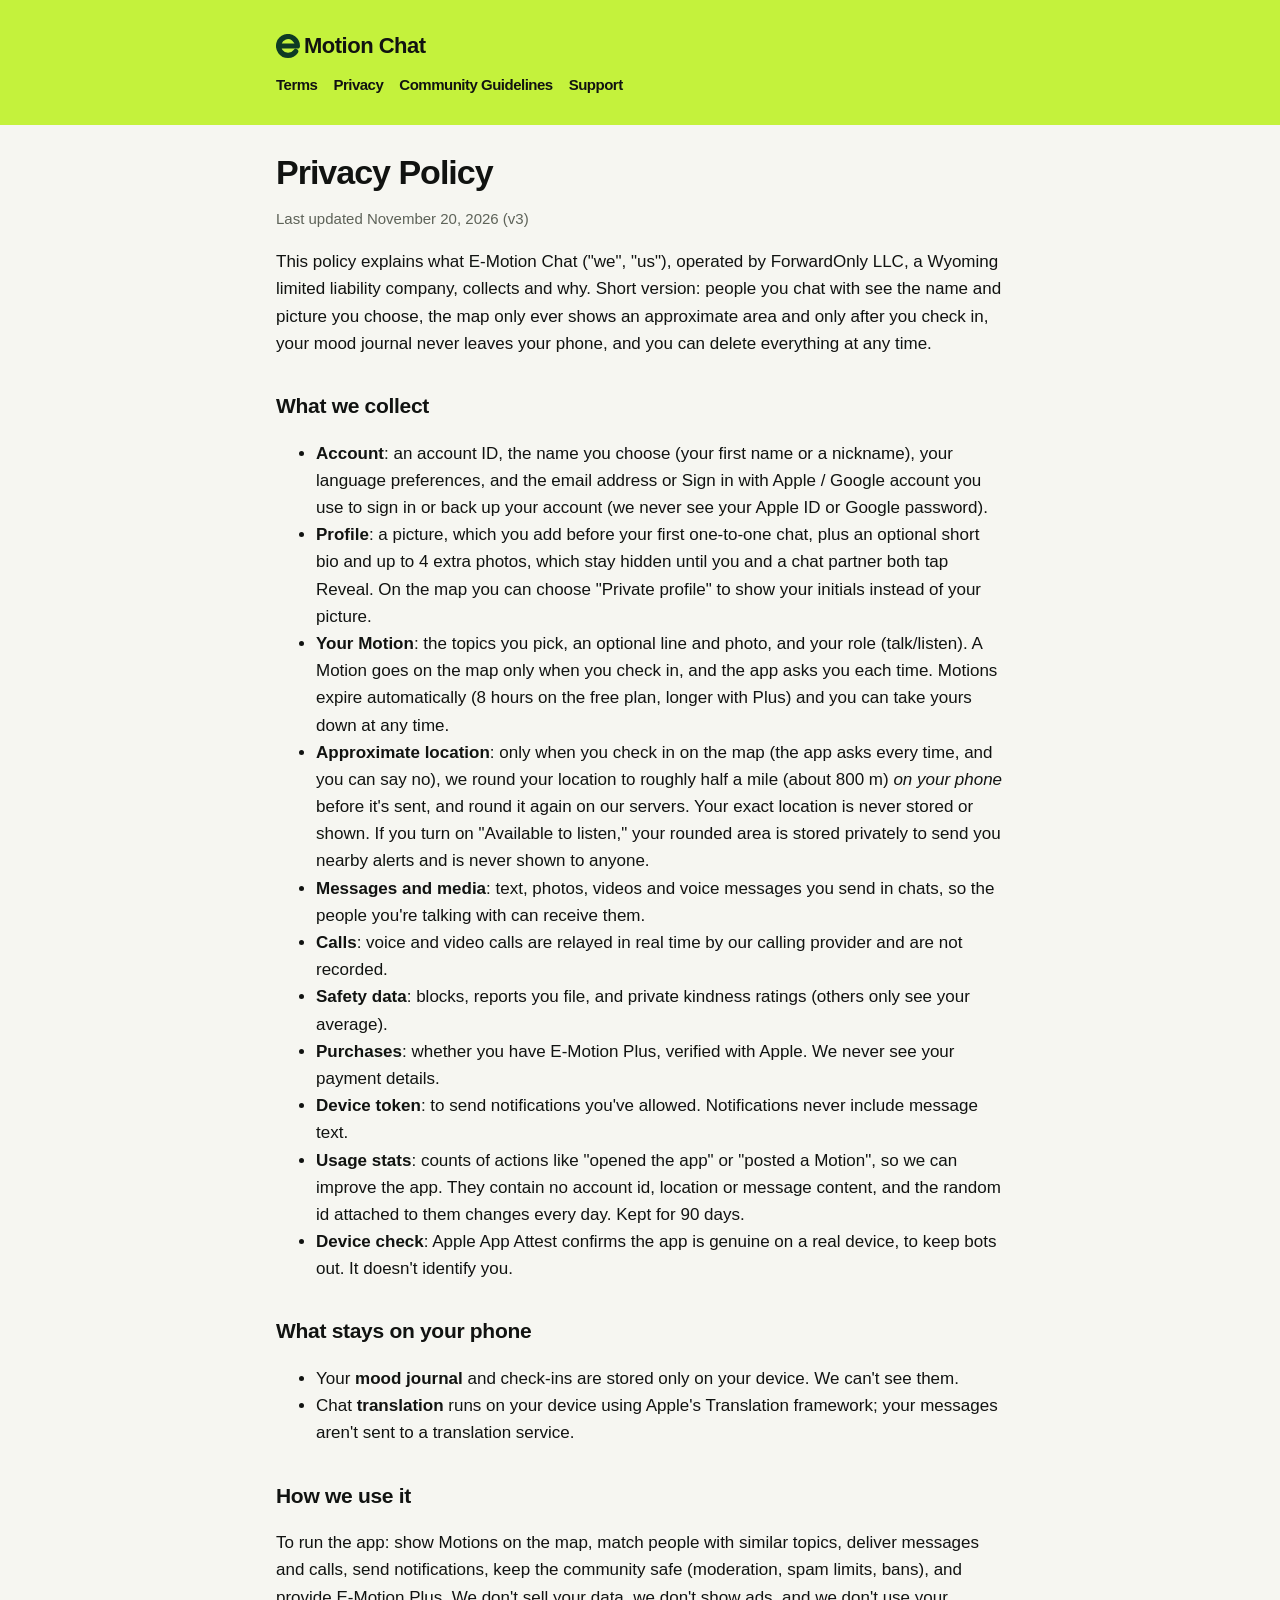
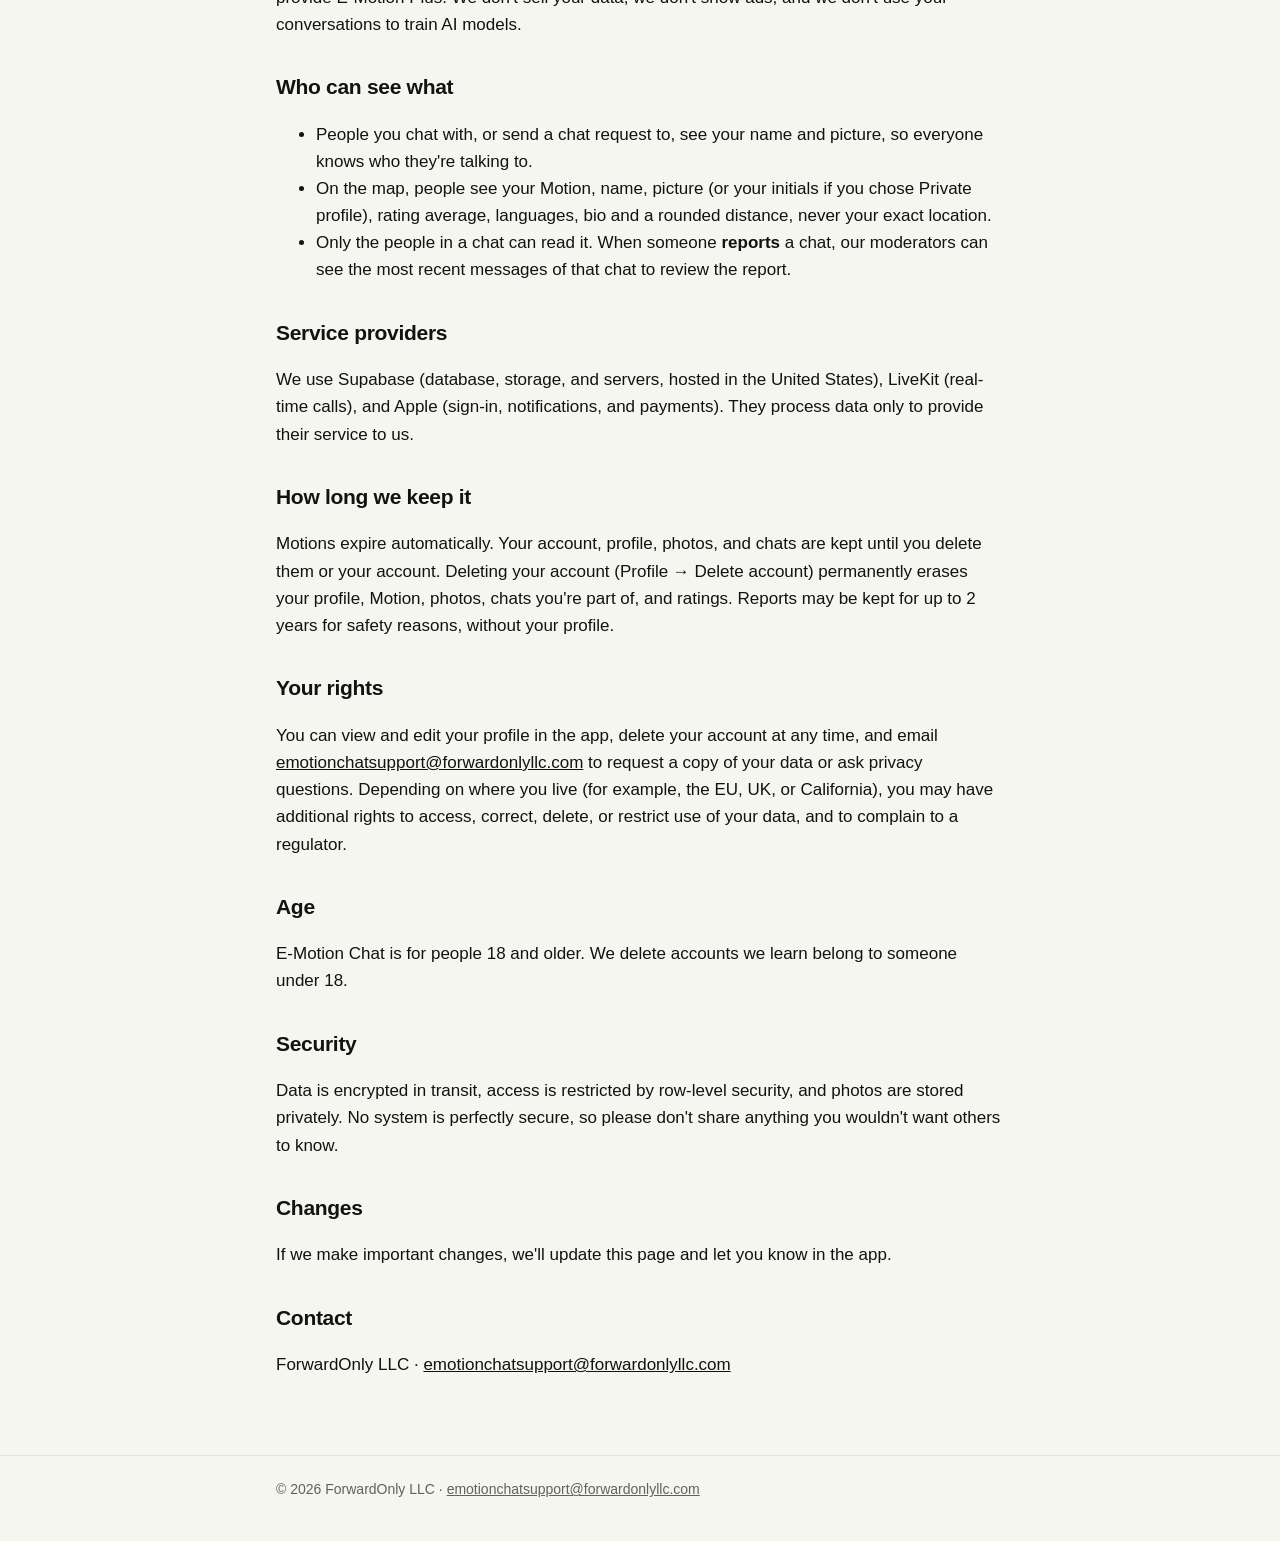
<file: privacy.html>
<!doctype html>
<html lang="en">
<head>
<meta charset="utf-8">
<meta name="viewport" content="width=device-width, initial-scale=1">
<title>Privacy Policy · E-Motion Chat</title>
<meta name="description" content="What E-Motion Chat collects and why, who can see what, how long it's kept, and how to delete your data.">
<link rel="canonical" href="https://emotion.forwardonlyllc.com/privacy.html">
<link rel="stylesheet" href="style.css">
<link rel="icon" href="favicon.svg" type="image/svg+xml">
</head>
<body>
<header><div class="wrap">
<div><a href="./"><svg class="logo" viewBox="22 22 56 56" role="img" aria-label="E"><path d="M28 50 H72 A22 22 0 1 0 68 62.6" fill="none" stroke="#0E3B24" stroke-width="12" stroke-linecap="round" stroke-linejoin="round"/></svg>Motion Chat</a>
<nav><a href="terms.html">Terms</a><a href="privacy.html">Privacy</a><a href="guidelines.html">Community Guidelines</a><a href="support.html">Support</a></nav></div>
</div></header>
<main><div class="wrap">

<h1>Privacy Policy</h1>
<p class="muted">Last updated November 20, 2026 (v3)</p>
<p>This policy explains what E-Motion Chat ("we", "us"), operated by ForwardOnly LLC, a Wyoming limited liability company, collects and why. Short version: people you chat with see the name and picture you choose, the map only ever shows an approximate area and only after you check in, your mood journal never leaves your phone, and you can delete everything at any time.</p>

<h2>What we collect</h2>
<ul>
<li><strong>Account</strong>: an account ID, the name you choose (your first name or a nickname), your language preferences, and the email address or Sign in with Apple / Google account you use to sign in or back up your account (we never see your Apple ID or Google password).</li>
<li><strong>Profile</strong>: a picture, which you add before your first one-to-one chat, plus an optional short bio and up to 4 extra photos, which stay hidden until you and a chat partner both tap Reveal. On the map you can choose "Private profile" to show your initials instead of your picture.</li>
<li><strong>Your Motion</strong>: the topics you pick, an optional line and photo, and your role (talk/listen). A Motion goes on the map only when you check in, and the app asks you each time. Motions expire automatically (8 hours on the free plan, longer with Plus) and you can take yours down at any time.</li>
<li><strong>Approximate location</strong>: only when you check in on the map (the app asks every time, and you can say no), we round your location to roughly half a mile (about 800 m) <em>on your phone</em> before it's sent, and round it again on our servers. Your exact location is never stored or shown. If you turn on "Available to listen," your rounded area is stored privately to send you nearby alerts and is never shown to anyone.</li>
<li><strong>Messages and media</strong>: text, photos, videos and voice messages you send in chats, so the people you're talking with can receive them.</li>
<li><strong>Calls</strong>: voice and video calls are relayed in real time by our calling provider and are not recorded.</li>
<li><strong>Safety data</strong>: blocks, reports you file, and private kindness ratings (others only see your average).</li>
<li><strong>Purchases</strong>: whether you have E-Motion Plus, verified with Apple. We never see your payment details.</li>
<li><strong>Device token</strong>: to send notifications you've allowed. Notifications never include message text.</li>
<li><strong>Usage stats</strong>: counts of actions like "opened the app" or "posted a Motion", so we can improve the app. They contain no account id, location or message content, and the random id attached to them changes every day. Kept for 90 days.</li>
<li><strong>Device check</strong>: Apple App Attest confirms the app is genuine on a real device, to keep bots out. It doesn't identify you.</li>
</ul>

<h2>What stays on your phone</h2>
<ul><li>Your <strong>mood journal</strong> and check-ins are stored only on your device. We can't see them.</li>
<li>Chat <strong>translation</strong> runs on your device using Apple's Translation framework; your messages aren't sent to a translation service.</li></ul>

<h2>How we use it</h2>
<p>To run the app: show Motions on the map, match people with similar topics, deliver messages and calls, send notifications, keep the community safe (moderation, spam limits, bans), and provide E-Motion Plus. We don't sell your data, we don't show ads, and we don't use your conversations to train AI models.</p>

<h2>Who can see what</h2>
<ul>
<li>People you chat with, or send a chat request to, see your name and picture, so everyone knows who they're talking to.</li>
<li>On the map, people see your Motion, name, picture (or your initials if you chose Private profile), rating average, languages, bio and a rounded distance, never your exact location.</li>
<li>Only the people in a chat can read it. When someone <strong>reports</strong> a chat, our moderators can see the most recent messages of that chat to review the report.</li>
</ul>

<h2>Service providers</h2>
<p>We use Supabase (database, storage, and servers, hosted in the United States), LiveKit (real-time calls), and Apple (sign-in, notifications, and payments). They process data only to provide their service to us.</p>

<h2>How long we keep it</h2>
<p>Motions expire automatically. Your account, profile, photos, and chats are kept until you delete them or your account. Deleting your account (Profile → Delete account) permanently erases your profile, Motion, photos, chats you're part of, and ratings. Reports may be kept for up to 2 years for safety reasons, without your profile.</p>

<h2>Your rights</h2>
<p>You can view and edit your profile in the app, delete your account at any time, and email <a href="mailto:emotionchatsupport@forwardonlyllc.com">emotionchatsupport@forwardonlyllc.com</a> to request a copy of your data or ask privacy questions. Depending on where you live (for example, the EU, UK, or California), you may have additional rights to access, correct, delete, or restrict use of your data, and to complain to a regulator.</p>

<h2>Age</h2>
<p>E-Motion Chat is for people 18 and older. We delete accounts we learn belong to someone under 18.</p>

<h2>Security</h2>
<p>Data is encrypted in transit, access is restricted by row-level security, and photos are stored privately. No system is perfectly secure, so please don't share anything you wouldn't want others to know.</p>

<h2>Changes</h2>
<p>If we make important changes, we'll update this page and let you know in the app.</p>

<h2>Contact</h2>
<p>ForwardOnly LLC · <a href="mailto:emotionchatsupport@forwardonlyllc.com">emotionchatsupport@forwardonlyllc.com</a></p>

</div></main>
<footer><div class="wrap">© 2026 ForwardOnly LLC · <a href="mailto:emotionchatsupport@forwardonlyllc.com">emotionchatsupport@forwardonlyllc.com</a></div></footer>
</body>
</html>
</file>
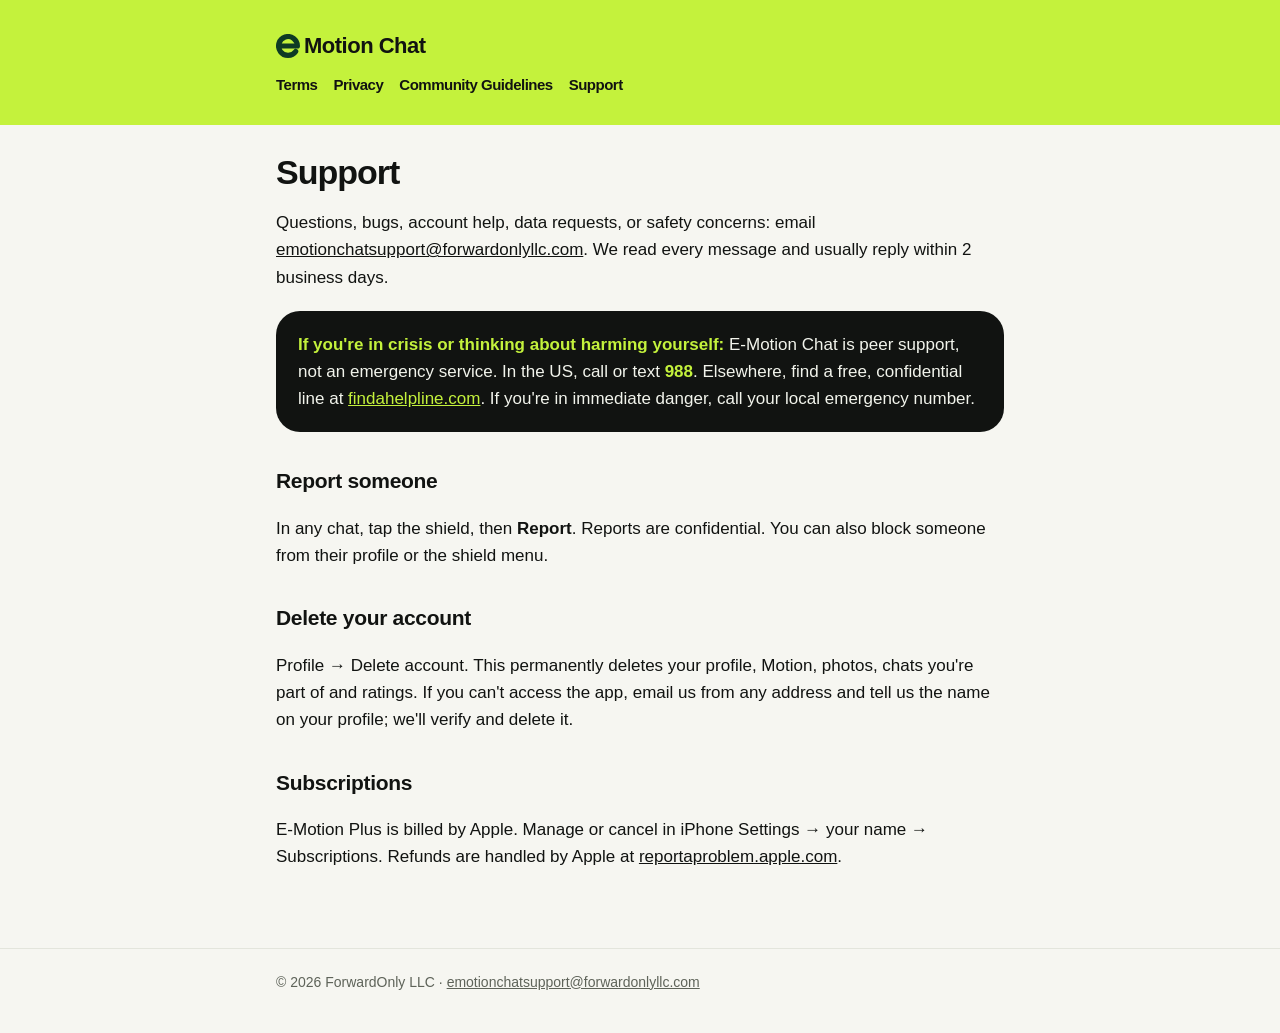
<file: support.html>
<!doctype html>
<html lang="en">
<head>
<meta charset="utf-8">
<meta name="viewport" content="width=device-width, initial-scale=1">
<title>Support · E-Motion Chat</title>
<meta name="description" content="Get help with E-Motion Chat: your account, chats, E-Motion Plus, safety tools and how to contact us.">
<link rel="canonical" href="https://emotion.forwardonlyllc.com/support.html">
<link rel="stylesheet" href="style.css">
<link rel="icon" href="favicon.svg" type="image/svg+xml">
</head>
<body>
<header><div class="wrap">
<div><a href="./"><svg class="logo" viewBox="22 22 56 56" role="img" aria-label="E"><path d="M28 50 H72 A22 22 0 1 0 68 62.6" fill="none" stroke="#0E3B24" stroke-width="12" stroke-linecap="round" stroke-linejoin="round"/></svg>Motion Chat</a>
<nav><a href="terms.html">Terms</a><a href="privacy.html">Privacy</a><a href="guidelines.html">Community Guidelines</a><a href="support.html">Support</a></nav></div>
</div></header>
<main><div class="wrap">

<h1>Support</h1>
<p>Questions, bugs, account help, data requests, or safety concerns: email <a href="mailto:emotionchatsupport@forwardonlyllc.com">emotionchatsupport@forwardonlyllc.com</a>. We read every message and usually reply within 2 business days.</p>
<div class="crisis"><strong>If you're in crisis or thinking about harming yourself:</strong> E-Motion Chat is peer support, not an emergency service. In the US, call or text <strong>988</strong>. Elsewhere, find a free, confidential line at <a href="https://findahelpline.com">findahelpline.com</a>. If you're in immediate danger, call your local emergency number.</div>
<h2>Report someone</h2>
<p>In any chat, tap the shield, then <strong>Report</strong>. Reports are confidential. You can also block someone from their profile or the shield menu.</p>
<h2>Delete your account</h2>
<p>Profile → Delete account. This permanently deletes your profile, Motion, photos, chats you're part of and ratings. If you can't access the app, email us from any address and tell us the name on your profile; we'll verify and delete it.</p>
<h2>Subscriptions</h2>
<p>E-Motion Plus is billed by Apple. Manage or cancel in iPhone Settings → your name → Subscriptions. Refunds are handled by Apple at <a href="https://reportaproblem.apple.com">reportaproblem.apple.com</a>.</p>

</div></main>
<footer><div class="wrap">© 2026 ForwardOnly LLC · <a href="mailto:emotionchatsupport@forwardonlyllc.com">emotionchatsupport@forwardonlyllc.com</a></div></footer>
</body>
</html>
</file>
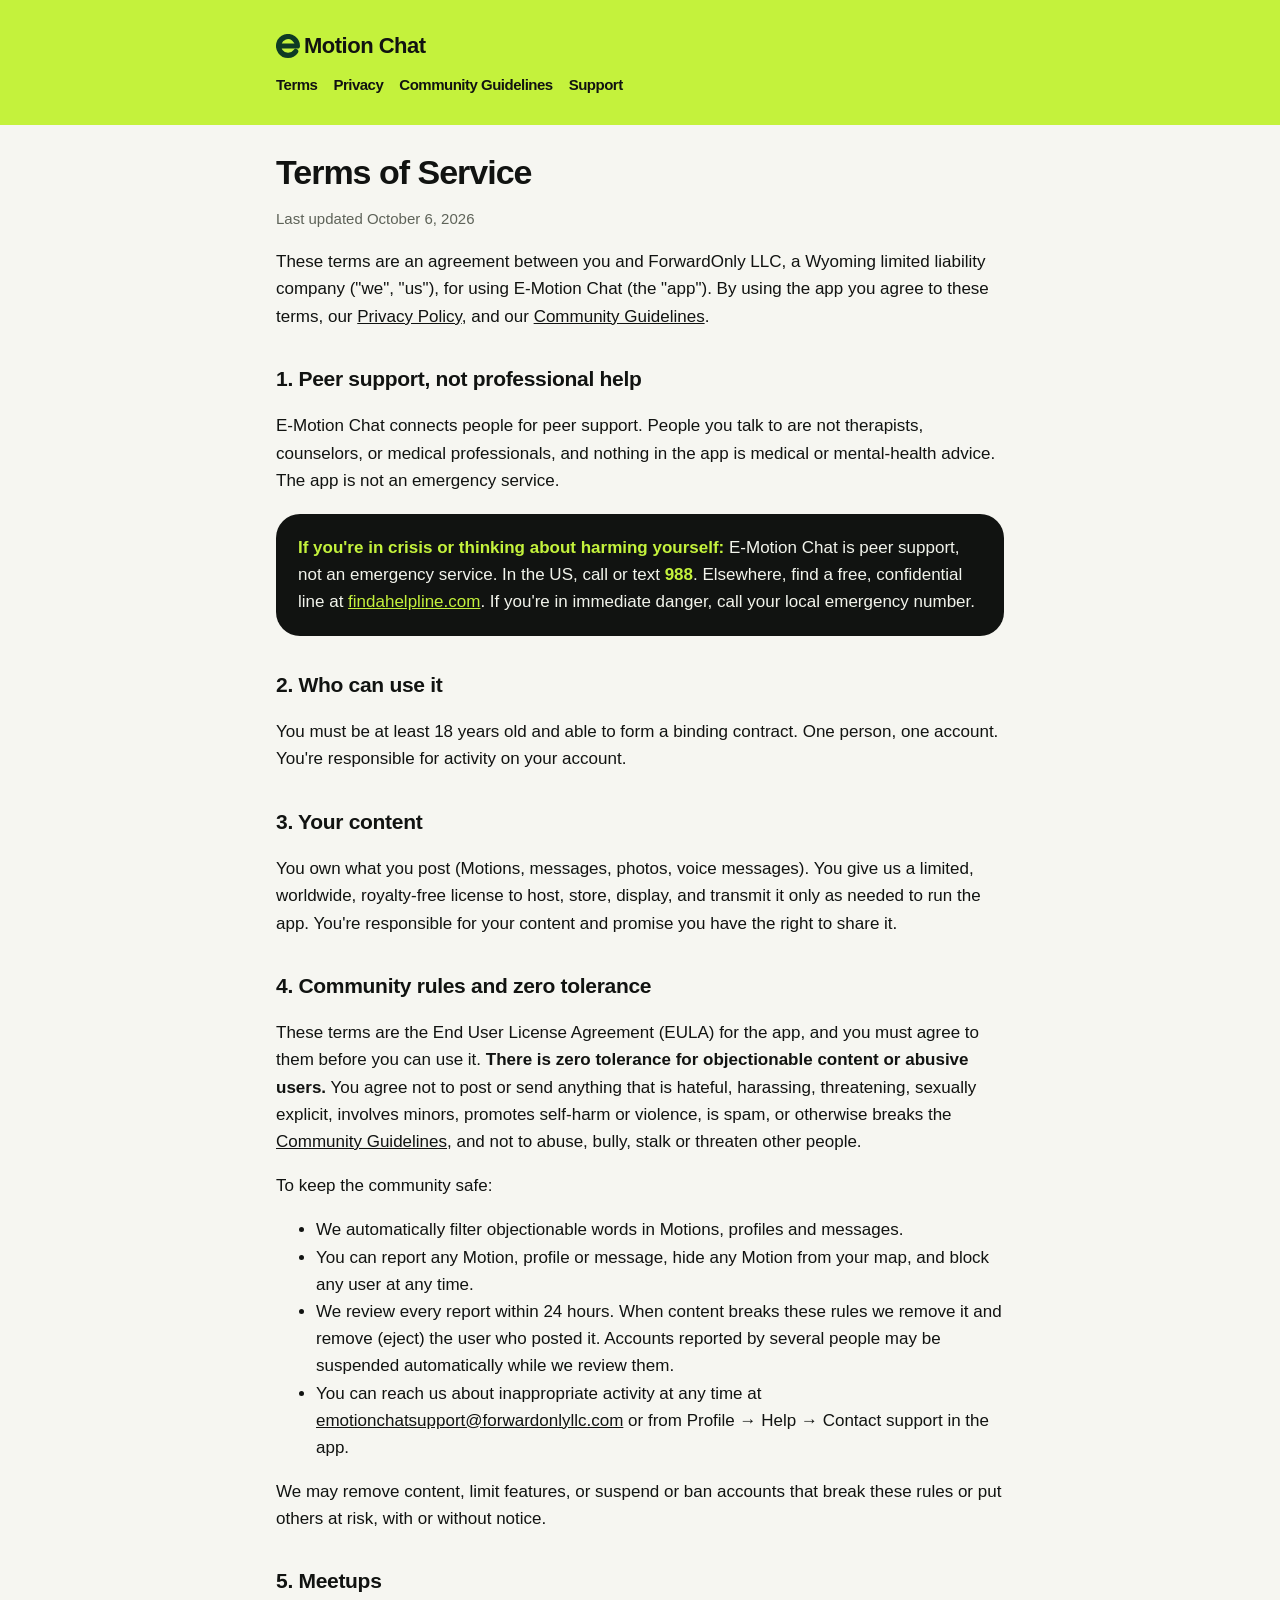
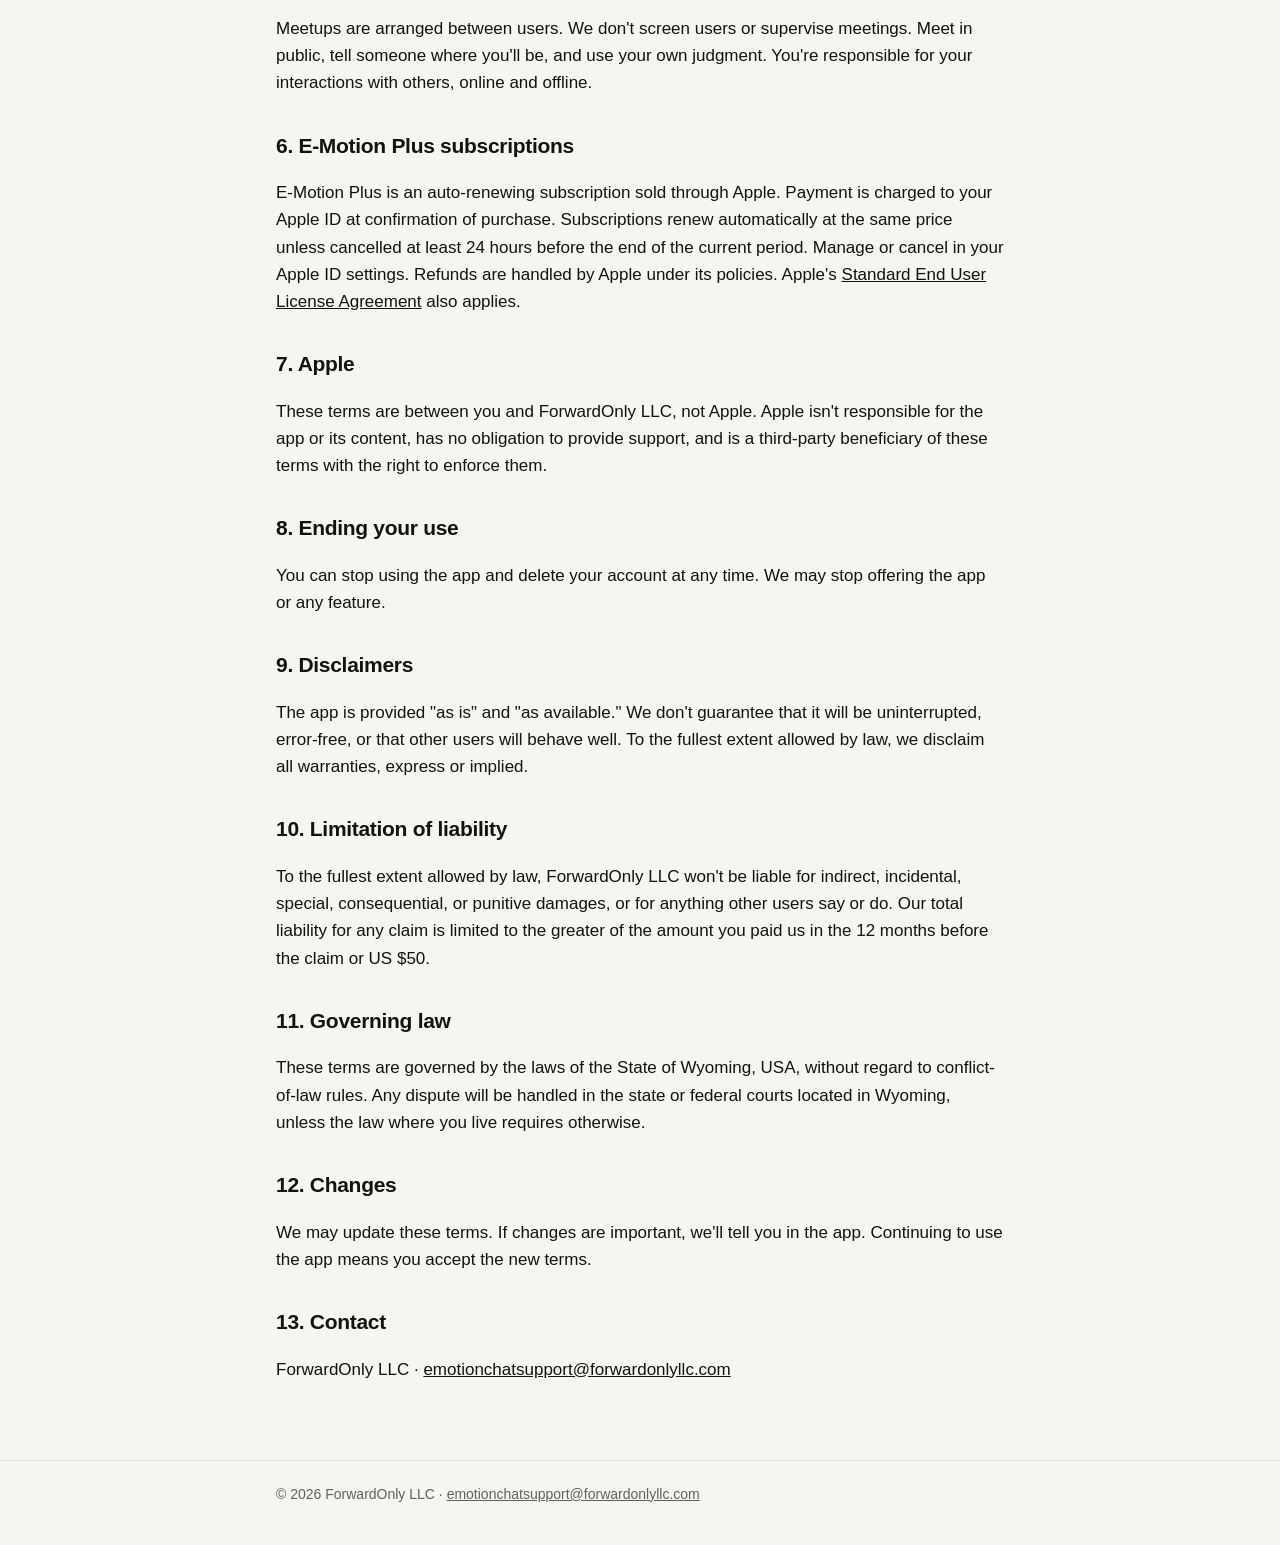
<file: terms.html>
<!doctype html>
<html lang="en">
<head>
<meta charset="utf-8">
<meta name="viewport" content="width=device-width, initial-scale=1">
<title>Terms of Service · E-Motion Chat</title>
<meta name="description" content="The terms for using E-Motion Chat, a peer-support app for adults 18 and over, run by ForwardOnly LLC.">
<link rel="canonical" href="https://emotion.forwardonlyllc.com/terms.html">
<link rel="stylesheet" href="style.css">
<link rel="icon" href="favicon.svg" type="image/svg+xml">
</head>
<body>
<header><div class="wrap">
<div><a href="./"><svg class="logo" viewBox="22 22 56 56" role="img" aria-label="E"><path d="M28 50 H72 A22 22 0 1 0 68 62.6" fill="none" stroke="#0E3B24" stroke-width="12" stroke-linecap="round" stroke-linejoin="round"/></svg>Motion Chat</a>
<nav><a href="terms.html">Terms</a><a href="privacy.html">Privacy</a><a href="guidelines.html">Community Guidelines</a><a href="support.html">Support</a></nav></div>
</div></header>
<main><div class="wrap">

<h1>Terms of Service</h1>
<p class="muted">Last updated October 6, 2026</p>
<p>These terms are an agreement between you and ForwardOnly LLC, a Wyoming limited liability company ("we", "us"), for using E-Motion Chat (the "app"). By using the app you agree to these terms, our <a href="privacy.html">Privacy Policy</a>, and our <a href="guidelines.html">Community Guidelines</a>.</p>

<h2>1. Peer support, not professional help</h2>
<p>E-Motion Chat connects people for peer support. People you talk to are not therapists, counselors, or medical professionals, and nothing in the app is medical or mental-health advice. The app is not an emergency service.</p>
<div class="crisis"><strong>If you're in crisis or thinking about harming yourself:</strong> E-Motion Chat is peer support, not an emergency service. In the US, call or text <strong>988</strong>. Elsewhere, find a free, confidential line at <a href="https://findahelpline.com">findahelpline.com</a>. If you're in immediate danger, call your local emergency number.</div>

<h2>2. Who can use it</h2>
<p>You must be at least 18 years old and able to form a binding contract. One person, one account. You're responsible for activity on your account.</p>

<h2>3. Your content</h2>
<p>You own what you post (Motions, messages, photos, voice messages). You give us a limited, worldwide, royalty-free license to host, store, display, and transmit it only as needed to run the app. You're responsible for your content and promise you have the right to share it.</p>

<h2>4. Community rules and zero tolerance</h2>
<p>These terms are the End User License Agreement (EULA) for the app, and you must agree to them before you can use it. <strong>There is zero tolerance for objectionable content or abusive users.</strong> You agree not to post or send anything that is hateful, harassing, threatening, sexually explicit, involves minors, promotes self-harm or violence, is spam, or otherwise breaks the <a href="guidelines.html">Community Guidelines</a>, and not to abuse, bully, stalk or threaten other people.</p>
<p>To keep the community safe:</p>
<ul>
<li>We automatically filter objectionable words in Motions, profiles and messages.</li>
<li>You can report any Motion, profile or message, hide any Motion from your map, and block any user at any time.</li>
<li>We review every report within 24 hours. When content breaks these rules we remove it and remove (eject) the user who posted it. Accounts reported by several people may be suspended automatically while we review them.</li>
<li>You can reach us about inappropriate activity at any time at <a href="mailto:emotionchatsupport@forwardonlyllc.com">emotionchatsupport@forwardonlyllc.com</a> or from Profile → Help → Contact support in the app.</li>
</ul>
<p>We may remove content, limit features, or suspend or ban accounts that break these rules or put others at risk, with or without notice.</p>

<h2>5. Meetups</h2>
<p>Meetups are arranged between users. We don't screen users or supervise meetings. Meet in public, tell someone where you'll be, and use your own judgment. You're responsible for your interactions with others, online and offline.</p>

<h2>6. E-Motion Plus subscriptions</h2>
<p>E-Motion Plus is an auto-renewing subscription sold through Apple. Payment is charged to your Apple ID at confirmation of purchase. Subscriptions renew automatically at the same price unless cancelled at least 24 hours before the end of the current period. Manage or cancel in your Apple ID settings. Refunds are handled by Apple under its policies. Apple's <a href="https://www.apple.com/legal/internet-services/itunes/dev/stdeula/">Standard End User License Agreement</a> also applies.</p>

<h2>7. Apple</h2>
<p>These terms are between you and ForwardOnly LLC, not Apple. Apple isn't responsible for the app or its content, has no obligation to provide support, and is a third-party beneficiary of these terms with the right to enforce them.</p>

<h2>8. Ending your use</h2>
<p>You can stop using the app and delete your account at any time. We may stop offering the app or any feature.</p>

<h2>9. Disclaimers</h2>
<p>The app is provided "as is" and "as available." We don't guarantee that it will be uninterrupted, error-free, or that other users will behave well. To the fullest extent allowed by law, we disclaim all warranties, express or implied.</p>

<h2>10. Limitation of liability</h2>
<p>To the fullest extent allowed by law, ForwardOnly LLC won't be liable for indirect, incidental, special, consequential, or punitive damages, or for anything other users say or do. Our total liability for any claim is limited to the greater of the amount you paid us in the 12 months before the claim or US $50.</p>

<h2>11. Governing law</h2>
<p>These terms are governed by the laws of the State of Wyoming, USA, without regard to conflict-of-law rules. Any dispute will be handled in the state or federal courts located in Wyoming, unless the law where you live requires otherwise.</p>

<h2>12. Changes</h2>
<p>We may update these terms. If changes are important, we'll tell you in the app. Continuing to use the app means you accept the new terms.</p>

<h2>13. Contact</h2>
<p>ForwardOnly LLC · <a href="mailto:emotionchatsupport@forwardonlyllc.com">emotionchatsupport@forwardonlyllc.com</a></p>

</div></main>
<footer><div class="wrap">© 2026 ForwardOnly LLC · <a href="mailto:emotionchatsupport@forwardonlyllc.com">emotionchatsupport@forwardonlyllc.com</a></div></footer>
</body>
</html>
</file>
<file: style.css>
:root{--lime:#C4F23C;--ink:#111311;--paper:#F6F6F1;--stone:#5E6359;--line:#E3E5DC;--card:#FFFFFF}
@media (prefers-color-scheme: dark){:root:not([data-theme="light"]){--paper:#121411;--ink:#F2F4EC;--stone:#A8AD9F;--line:#2A2D27;--card:#1A1D18}}
*{box-sizing:border-box}
body{margin:0;background:var(--paper);color:var(--ink);font:17px/1.6 -apple-system,BlinkMacSystemFont,"SF Pro Text","Segoe UI",Roboto,Helvetica,Arial,sans-serif}
header{background:#C4F23C;color:#111311;padding:28px 16px}
header .wrap{display:flex;align-items:center;gap:12px}
header a{color:inherit;text-decoration:none;font-weight:800;font-size:22px;letter-spacing:-.5px;display:flex;align-items:center;gap:10px}
nav{display:flex;flex-wrap:wrap;gap:6px 16px;margin-top:10px}
nav a{font-size:15px;font-weight:600;color:#111311}
.wrap{max-width:760px;margin:0 auto;padding:0 16px}
main{padding:28px 0 60px}
h1{font-size:34px;line-height:1.15;letter-spacing:-1px;margin:0 0 6px}
h2{font-size:21px;margin:32px 0 6px;letter-spacing:-.3px}
p,li{color:var(--ink)}
.muted{color:var(--stone);font-size:15px}
.card{background:var(--card);border:1px solid var(--line);border-radius:20px;padding:18px 20px;margin:18px 0}
.crisis{background:#111311;color:#F2F4EC;border-radius:24px;padding:20px 22px;margin:20px 0}
.crisis strong{color:#C4F23C}
.crisis a{color:#C4F23C}
a{color:inherit}
footer{border-top:1px solid var(--line);padding:22px 0 40px;font-size:14px;color:var(--stone)}
svg.logo{width:24px;height:24px;margin-right:-6px}
</file>
